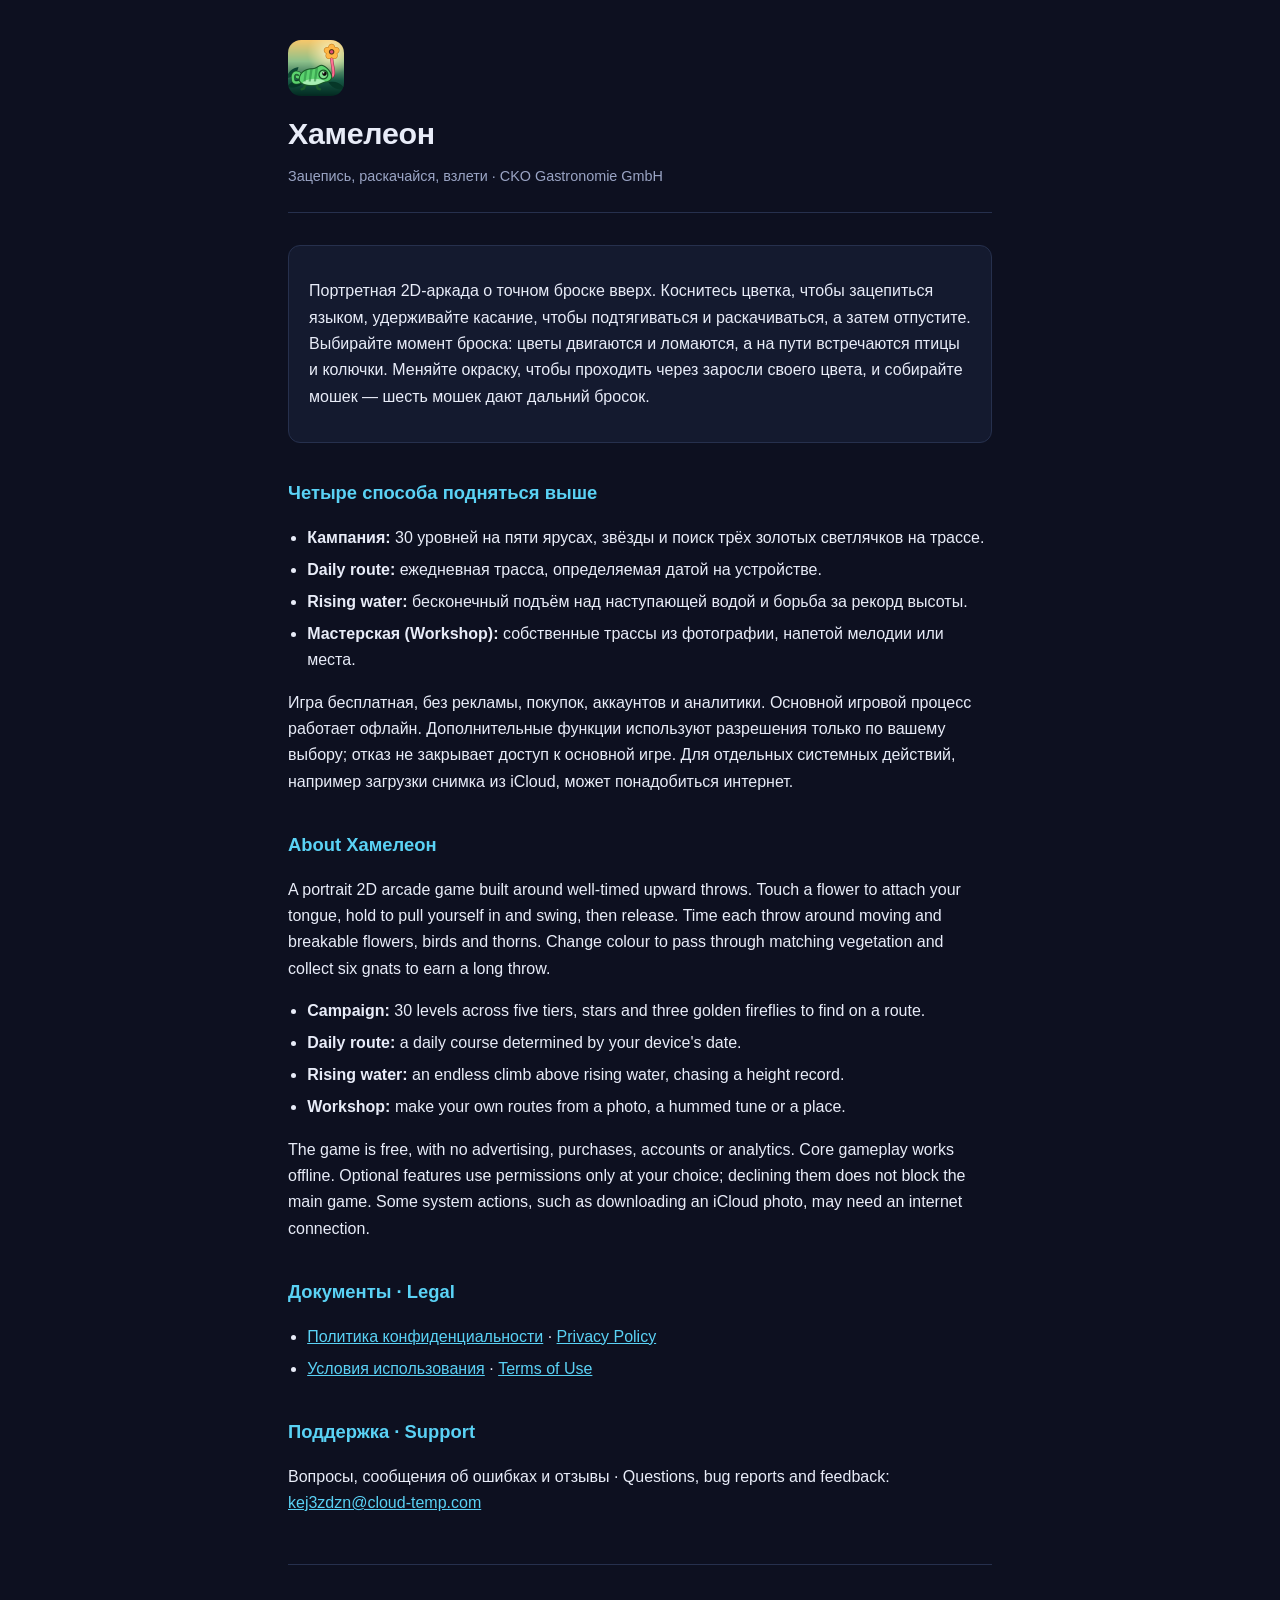
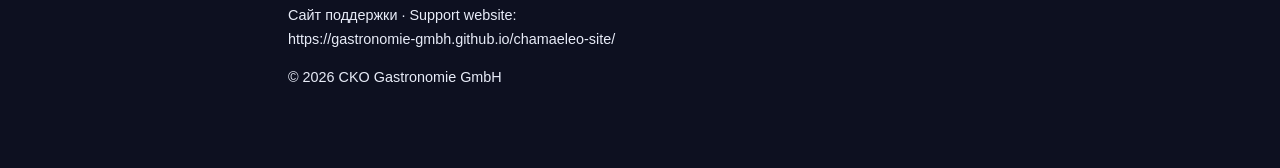
<file: index.html>
<!doctype html>
<html lang="ru">
<head>
<meta charset="utf-8">
<meta name="viewport" content="width=device-width, initial-scale=1">
<title>Хамелеон</title>
<link rel="icon" type="image/png" sizes="32x32" href="favicon.png">
<link rel="apple-touch-icon" sizes="180x180" href="apple-touch-icon.png">
<link rel="stylesheet" href="style.css">
</head>
<body>
<main>
<header>
  <a class="brand-icon" href="index.html" aria-label="Хамелеон"><img src="app-icon.png" width="56" height="56" alt="Хамелеон"></a>
  <h1>Хамелеон</h1>
  <p class="meta">Зацепись, раскачайся, взлети · CKO Gastronomie GmbH</p>
</header>

<div class="card">
  <p>Портретная 2D-аркада о точном броске вверх. Коснитесь цветка, чтобы зацепиться языком,
  удерживайте касание, чтобы подтягиваться и раскачиваться, а затем отпустите.
  Выбирайте момент броска: цветы двигаются и ломаются, а на пути встречаются птицы и колючки.
  Меняйте окраску, чтобы проходить через заросли своего цвета, и собирайте мошек — шесть мошек
  дают дальний бросок.</p>
</div>

<h2>Четыре способа подняться выше</h2>
<ul>
  <li><strong>Кампания:</strong> 30 уровней на пяти ярусах, звёзды и поиск трёх золотых светлячков на трассе.</li>
  <li><strong>Daily route:</strong> ежедневная трасса, определяемая датой на устройстве.</li>
  <li><strong>Rising water:</strong> бесконечный подъём над наступающей водой и борьба за рекорд высоты.</li>
  <li><strong>Мастерская (Workshop):</strong> собственные трассы из фотографии, напетой мелодии или места.</li>
</ul>
<p>Игра бесплатная, без рекламы, покупок, аккаунтов и аналитики. Основной игровой процесс работает
офлайн. Дополнительные функции используют разрешения только по вашему выбору; отказ не закрывает
доступ к основной игре. Для отдельных системных действий, например загрузки снимка из iCloud,
может понадобиться интернет.</p>

<section lang="en">
<h2>About Хамелеон</h2>
<p>A portrait 2D arcade game built around well-timed upward throws. Touch a flower to attach your
tongue, hold to pull yourself in and swing, then release. Time each throw around moving and
breakable flowers, birds and thorns. Change colour to pass through matching vegetation and collect
six gnats to earn a long throw.</p>
<ul>
  <li><strong>Campaign:</strong> 30 levels across five tiers, stars and three golden fireflies to find on a route.</li>
  <li><strong>Daily route:</strong> a daily course determined by your device's date.</li>
  <li><strong>Rising water:</strong> an endless climb above rising water, chasing a height record.</li>
  <li><strong>Workshop:</strong> make your own routes from a photo, a hummed tune or a place.</li>
</ul>
<p>The game is free, with no advertising, purchases, accounts or analytics. Core gameplay works
offline. Optional features use permissions only at your choice; declining them does not block the
main game. Some system actions, such as downloading an iCloud photo, may need an internet connection.</p>
</section>

<h2>Документы · Legal</h2>
<ul>
  <li><a href="privacy.html">Политика конфиденциальности</a> · <a href="privacy-en.html" lang="en">Privacy Policy</a></li>
  <li><a href="terms.html">Условия использования</a> · <a href="terms-en.html" lang="en">Terms of Use</a></li>
</ul>

<h2>Поддержка · Support</h2>
<p>Вопросы, сообщения об ошибках и отзывы · <span lang="en">Questions, bug reports and feedback:</span>
<a href="mailto:kej3zdzn@cloud-temp.com">kej3zdzn@cloud-temp.com</a></p>

<footer>
  <p>Сайт поддержки · <span lang="en">Support website:</span><br>
  https://gastronomie-gmbh.github.io/<wbr>chamaeleo-site/</p>
  <p>© 2026 CKO Gastronomie GmbH</p>
</footer>
</main>
</body>
</html>
</file>
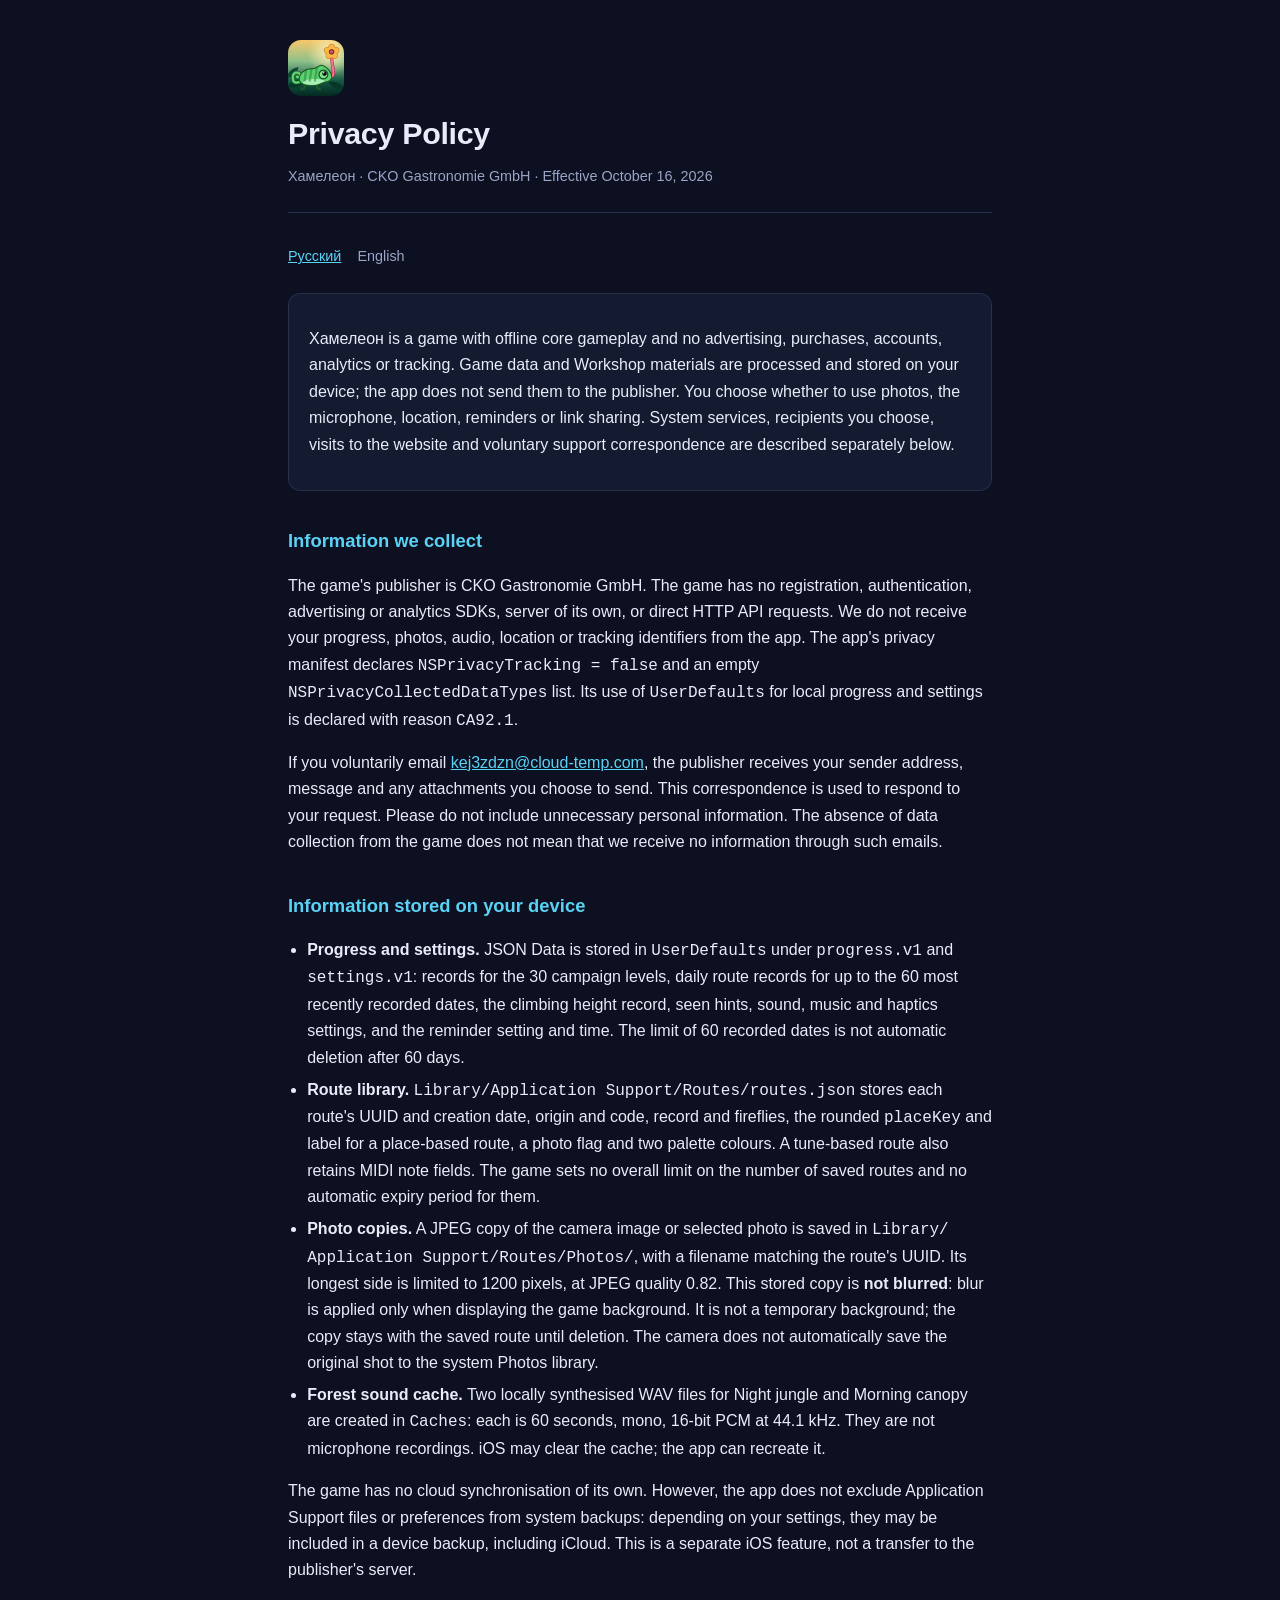
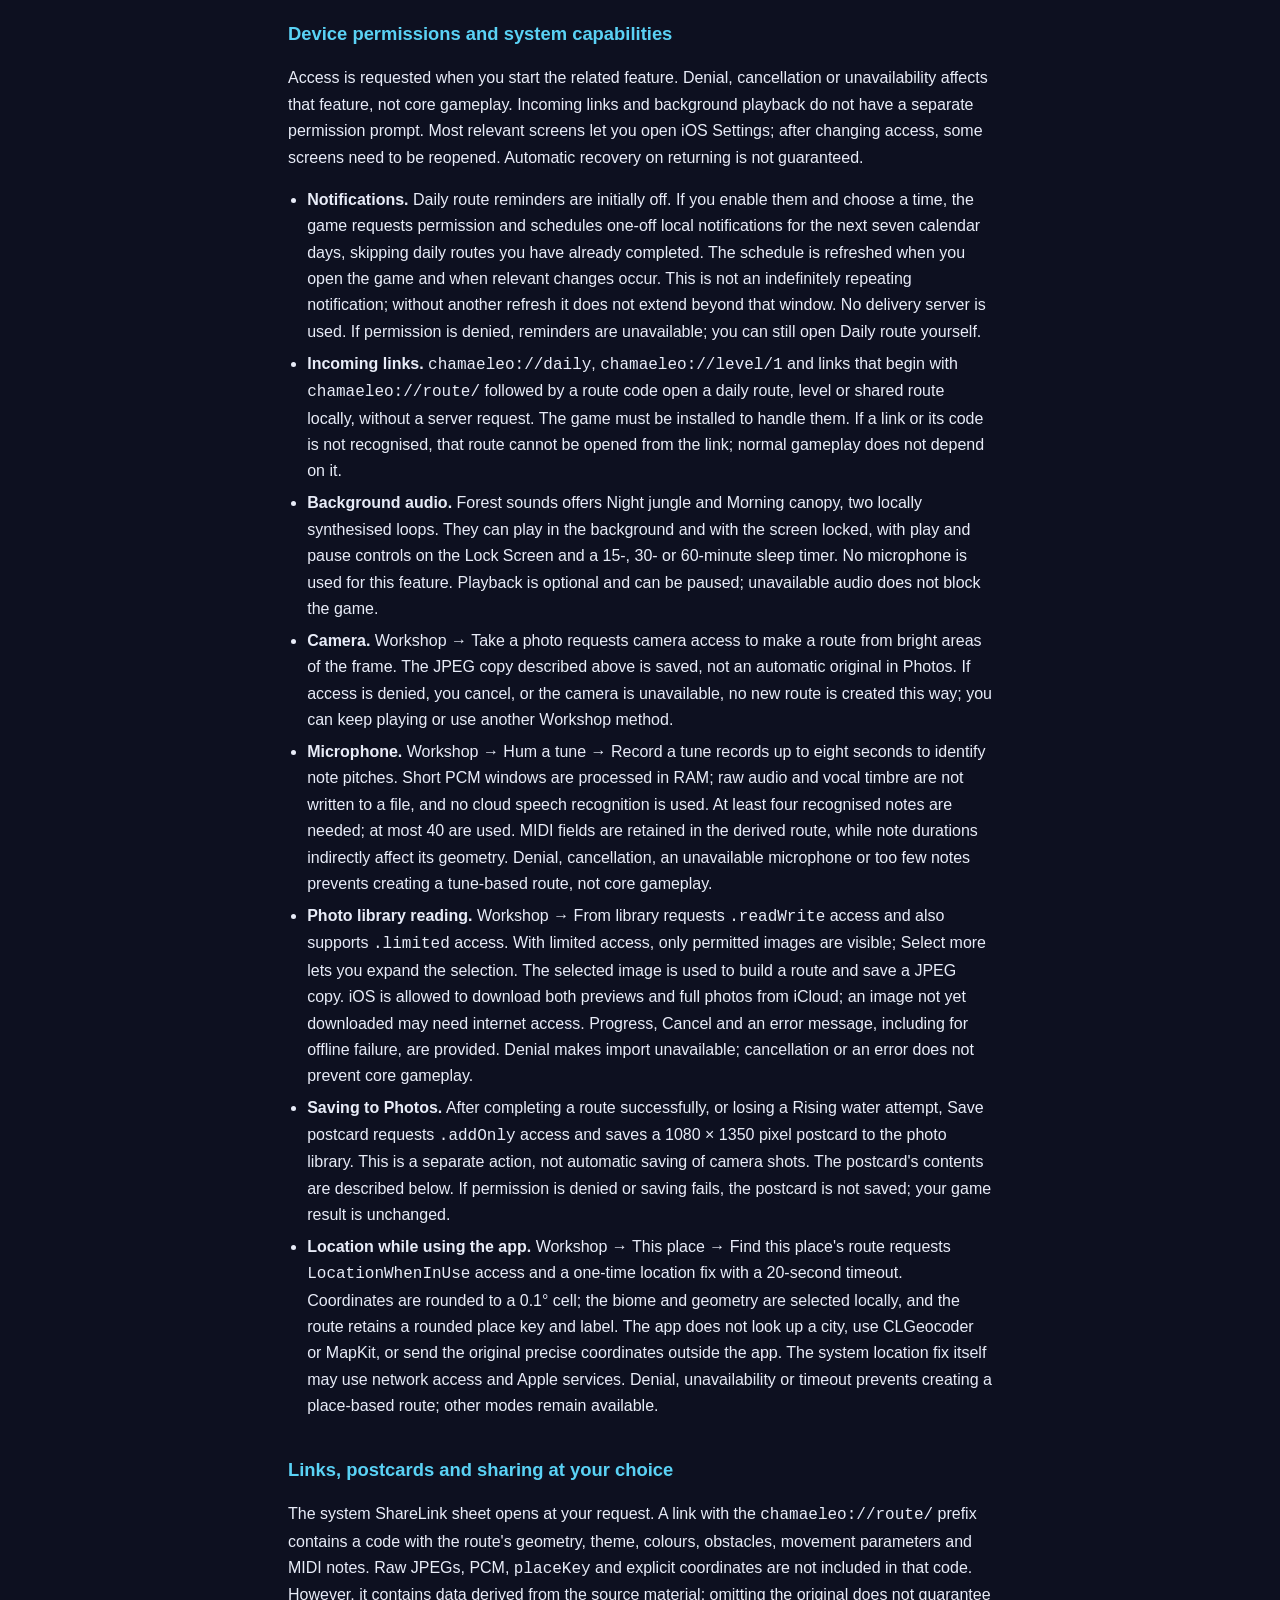
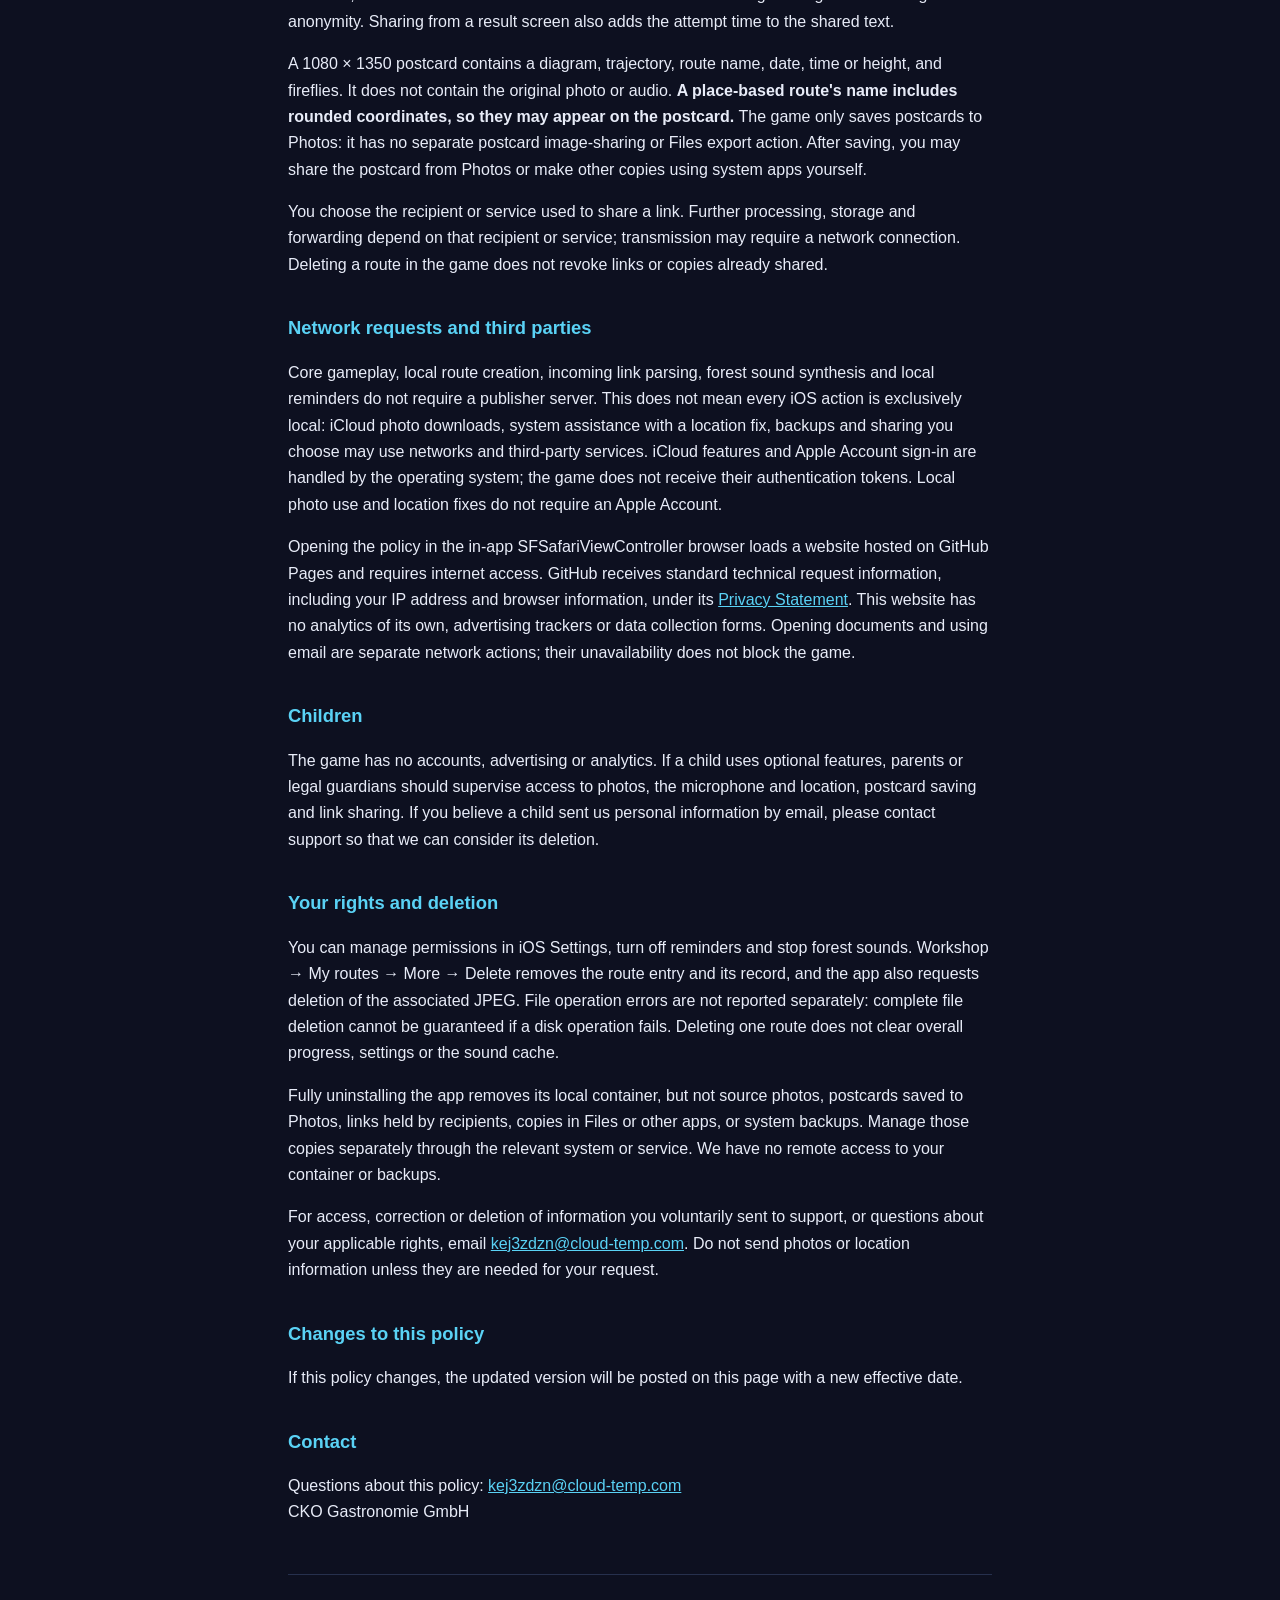
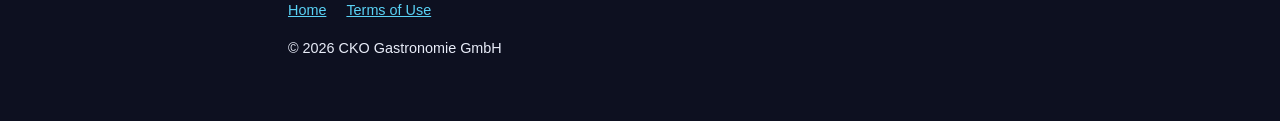
<file: privacy-en.html>
<!doctype html>
<html lang="en">
<head>
<meta charset="utf-8">
<meta name="viewport" content="width=device-width, initial-scale=1">
<title>Хамелеон — Privacy Policy</title>
<link rel="icon" type="image/png" sizes="32x32" href="favicon.png">
<link rel="apple-touch-icon" sizes="180x180" href="apple-touch-icon.png">
<link rel="stylesheet" href="style.css">
</head>
<body>
<main>
<header>
  <a class="brand-icon" href="index.html" aria-label="Хамелеон"><img src="app-icon.png" width="56" height="56" alt="Хамелеон"></a>
  <h1>Privacy Policy</h1>
  <p class="meta">Хамелеон · CKO Gastronomie GmbH · Effective October 16, 2026</p>
</header>

<p class="langnav"><a href="privacy.html" lang="ru" hreflang="ru">Русский</a><span class="current" lang="en">English</span></p>

<div class="card">
  <p>Хамелеон is a game with offline core gameplay and no advertising, purchases, accounts,
  analytics or tracking. Game data and Workshop materials are processed and stored on your
  device; the app does not send them to the publisher. You choose whether to use photos,
  the microphone, location, reminders or link sharing. System services, recipients you choose,
  visits to the website and voluntary support correspondence are described separately below.</p>
</div>

<h2 id="collection">Information we collect</h2>
<p>The game's publisher is CKO Gastronomie GmbH. The game has no registration, authentication,
advertising or analytics SDKs, server of its own, or direct HTTP API requests. We do not receive
your progress, photos, audio, location or tracking identifiers from the app. The app's privacy
manifest declares <code>NSPrivacyTracking = false</code> and an empty
<code>NSPrivacyCollectedDataTypes</code> list. Its use of <code>UserDefaults</code> for local
progress and settings is declared with reason <code>CA92.1</code>.</p>
<p>If you voluntarily email <a href="mailto:kej3zdzn@cloud-temp.com">kej3zdzn@cloud-temp.com</a>,
the publisher receives your sender address, message and any attachments you choose to send.
This correspondence is used to respond to your request. Please do not include unnecessary
personal information. The absence of data collection from the game does not mean that we
receive no information through such emails.</p>

<h2 id="storage">Information stored on your device</h2>
<ul>
  <li><strong>Progress and settings.</strong> JSON Data is stored in <code>UserDefaults</code>
  under <code>progress.v1</code> and <code>settings.v1</code>: records for the 30 campaign levels,
  daily route records for up to the 60 most recently recorded dates, the climbing height record,
  seen hints, sound, music and haptics settings, and the reminder setting and time. The limit
  of 60 recorded dates is not automatic deletion after 60 days.</li>
  <li><strong>Route library.</strong>
  <code>Library/<wbr>Application Support/<wbr>Routes/<wbr>routes.json</code> stores each route's
  UUID and creation date, origin and code, record and fireflies, the rounded
  <code>placeKey</code> and label for a place-based route, a photo flag and two palette
  colours. A tune-based route also retains MIDI note fields. The game sets no overall limit
  on the number of saved routes and no automatic expiry period for them.</li>
  <li><strong>Photo copies.</strong> A JPEG copy of the camera image or selected photo is saved
  in <code>Library/<wbr>Application Support/<wbr>Routes/<wbr>Photos/</code>, with a filename
  matching the route's UUID. Its longest side is limited to 1200 pixels, at JPEG quality 0.82.
  This stored copy is <strong>not blurred</strong>: blur is applied only when displaying the
  game background. It is not a temporary background; the copy stays with the saved route until
  deletion. The camera does not automatically save the original shot to the system Photos library.</li>
  <li><strong>Forest sound cache.</strong> Two locally synthesised WAV files for Night jungle
  and Morning canopy are created in <code>Caches</code>: each is 60 seconds, mono, 16-bit PCM
  at 44.1 kHz. They are not microphone recordings. iOS may clear the cache; the app can recreate it.</li>
</ul>
<p>The game has no cloud synchronisation of its own. However, the app does not exclude Application
Support files or preferences from system backups: depending on your settings, they may be included
in a device backup, including iCloud. This is a separate iOS feature, not a transfer to the publisher's server.</p>

<h2 id="permissions">Device permissions and system capabilities</h2>
<p>Access is requested when you start the related feature. Denial, cancellation or unavailability
affects that feature, not core gameplay. Incoming links and background playback do not have a
separate permission prompt. Most relevant screens let you open iOS Settings; after changing
access, some screens need to be reopened. Automatic recovery on returning is not guaranteed.</p>
<ul>
  <li><strong>Notifications.</strong> Daily route reminders are initially off. If you enable
  them and choose a time, the game requests permission and schedules one-off local notifications
  for the next seven calendar days, skipping daily routes you have already completed. The
  schedule is refreshed when you open the game and when relevant changes occur. This is not
  an indefinitely repeating notification; without another refresh it does not extend beyond
  that window. No delivery server is used. If permission is denied, reminders are unavailable;
  you can still open Daily route yourself.</li>
  <li><strong>Incoming links.</strong> <code>chamaeleo://daily</code>,
  <code>chamaeleo://level/1</code> and links that begin with <code>chamaeleo://route/</code>
  followed by a route code open a daily route, level or shared route locally, without a server
  request. The game must be installed to handle them. If a link or its code is not recognised,
  that route cannot be opened from the link; normal gameplay does not depend on it.</li>
  <li><strong>Background audio.</strong> Forest sounds offers Night jungle and Morning canopy,
  two locally synthesised loops. They can play in the background and with the screen locked,
  with play and pause controls on the Lock Screen and a 15-, 30- or 60-minute sleep timer.
  No microphone is used for this feature. Playback is optional and can be paused; unavailable
  audio does not block the game.</li>
  <li><strong>Camera.</strong> Workshop → Take a photo requests camera access to make a route
  from bright areas of the frame. The JPEG copy described above is saved, not an automatic
  original in Photos. If access is denied, you cancel, or the camera is unavailable, no new
  route is created this way; you can keep playing or use another Workshop method.</li>
  <li><strong>Microphone.</strong> Workshop → Hum a tune → Record a tune records up to eight
  seconds to identify note pitches. Short PCM windows are processed in RAM; raw audio and
  vocal timbre are not written to a file, and no cloud speech recognition is used. At least
  four recognised notes are needed; at most 40 are used. MIDI fields are retained in the
  derived route, while note durations indirectly affect its geometry. Denial, cancellation,
  an unavailable microphone or too few notes prevents creating a tune-based route, not core gameplay.</li>
  <li><strong>Photo library reading.</strong> Workshop → From library requests
  <code>.readWrite</code> access and also supports <code>.limited</code> access. With limited
  access, only permitted images are visible; Select more lets you expand the selection.
  The selected image is used to build a route and save a JPEG copy. iOS is allowed to download
  both previews and full photos from iCloud; an image not yet downloaded may need internet
  access. Progress, Cancel and an error message, including for offline failure, are provided.
  Denial makes import unavailable; cancellation or an error does not prevent core gameplay.</li>
  <li><strong>Saving to Photos.</strong> After completing a route successfully, or losing a
  Rising water attempt, Save postcard requests <code>.addOnly</code> access and saves a
  1080 × 1350 pixel postcard to the photo library. This is a separate action, not automatic
  saving of camera shots. The postcard's contents are described below. If permission is denied
  or saving fails, the postcard is not saved; your game result is unchanged.</li>
  <li><strong>Location while using the app.</strong> Workshop → This place →
  Find this place's route requests <code>LocationWhenInUse</code> access and a one-time location
  fix with a 20-second timeout. Coordinates are rounded to a 0.1° cell; the biome and geometry
  are selected locally, and the route retains a rounded place key and label. The app does not
  look up a city, use CLGeocoder or MapKit, or send the original precise coordinates outside
  the app. The system location fix itself may use network access and Apple services. Denial,
  unavailability or timeout prevents creating a place-based route; other modes remain available.</li>
</ul>

<h2 id="sharing">Links, postcards and sharing at your choice</h2>
<p>The system ShareLink sheet opens at your request. A link with the <code>chamaeleo://route/</code>
prefix contains a code with the route's geometry, theme, colours, obstacles, movement parameters
and MIDI notes. Raw JPEGs, PCM, <code>placeKey</code> and explicit coordinates are not
included in that code. However, it contains data derived from the source material: omitting the
original does not guarantee anonymity. Sharing from a result screen also adds the attempt time
to the shared text.</p>
<p>A 1080 × 1350 postcard contains a diagram, trajectory, route name, date, time or height, and
fireflies. It does not contain the original photo or audio. <strong>A place-based route's name
includes rounded coordinates, so they may appear on the postcard.</strong> The game only saves
postcards to Photos: it has no separate postcard image-sharing or Files export action. After
saving, you may share the postcard from Photos or make other copies using system apps yourself.</p>
<p>You choose the recipient or service used to share a link. Further processing, storage and
forwarding depend on that recipient or service; transmission may require a network connection.
Deleting a route in the game does not revoke links or copies already shared.</p>

<h2 id="network">Network requests and third parties</h2>
<p>Core gameplay, local route creation, incoming link parsing, forest sound synthesis and local
reminders do not require a publisher server. This does not mean every iOS action is exclusively
local: iCloud photo downloads, system assistance with a location fix, backups and sharing you
choose may use networks and third-party services. iCloud features and Apple Account sign-in are
handled by the operating system; the game does not receive their authentication tokens. Local
photo use and location fixes do not require an Apple Account.</p>
<p>Opening the policy in the in-app SFSafariViewController browser loads a website hosted on
GitHub Pages and requires internet access. GitHub receives standard technical request information,
including your IP address and browser information, under its
<a href="https://docs.github.com/en/site-policy/privacy-policies/github-general-privacy-statement">Privacy Statement</a>.
This website has no analytics of its own, advertising trackers or data collection forms. Opening
documents and using email are separate network actions; their unavailability does not block the game.</p>

<h2 id="children">Children</h2>
<p>The game has no accounts, advertising or analytics. If a child uses optional features,
parents or legal guardians should supervise access to photos, the microphone and location,
postcard saving and link sharing. If you believe a child sent us personal information by email,
please contact support so that we can consider its deletion.</p>

<h2 id="rights">Your rights and deletion</h2>
<p>You can manage permissions in iOS Settings, turn off reminders and stop forest sounds.
Workshop → My routes → More → Delete removes the route entry and its record, and the app also
requests deletion of the associated JPEG. File operation errors are not reported separately:
complete file deletion cannot be guaranteed if a disk operation fails. Deleting one route does
not clear overall progress, settings or the sound cache.</p>
<p>Fully uninstalling the app removes its local container, but not source photos, postcards saved
to Photos, links held by recipients, copies in Files or other apps, or system backups. Manage
those copies separately through the relevant system or service. We have no remote access to
your container or backups.</p>
<p>For access, correction or deletion of information you voluntarily sent to support, or questions
about your applicable rights, email
<a href="mailto:kej3zdzn@cloud-temp.com">kej3zdzn@cloud-temp.com</a>. Do not send photos or
location information unless they are needed for your request.</p>

<h2 id="changes">Changes to this policy</h2>
<p>If this policy changes, the updated version will be posted on this page with a new
effective date.</p>

<h2 id="contact">Contact</h2>
<p>Questions about this policy: <a href="mailto:kej3zdzn@cloud-temp.com">kej3zdzn@cloud-temp.com</a><br>
CKO Gastronomie GmbH</p>

<footer>
  <nav><a href="index.html">Home</a><a href="terms-en.html">Terms of Use</a></nav>
  <p>© 2026 CKO Gastronomie GmbH</p>
</footer>
</main>
</body>
</html>
</file>
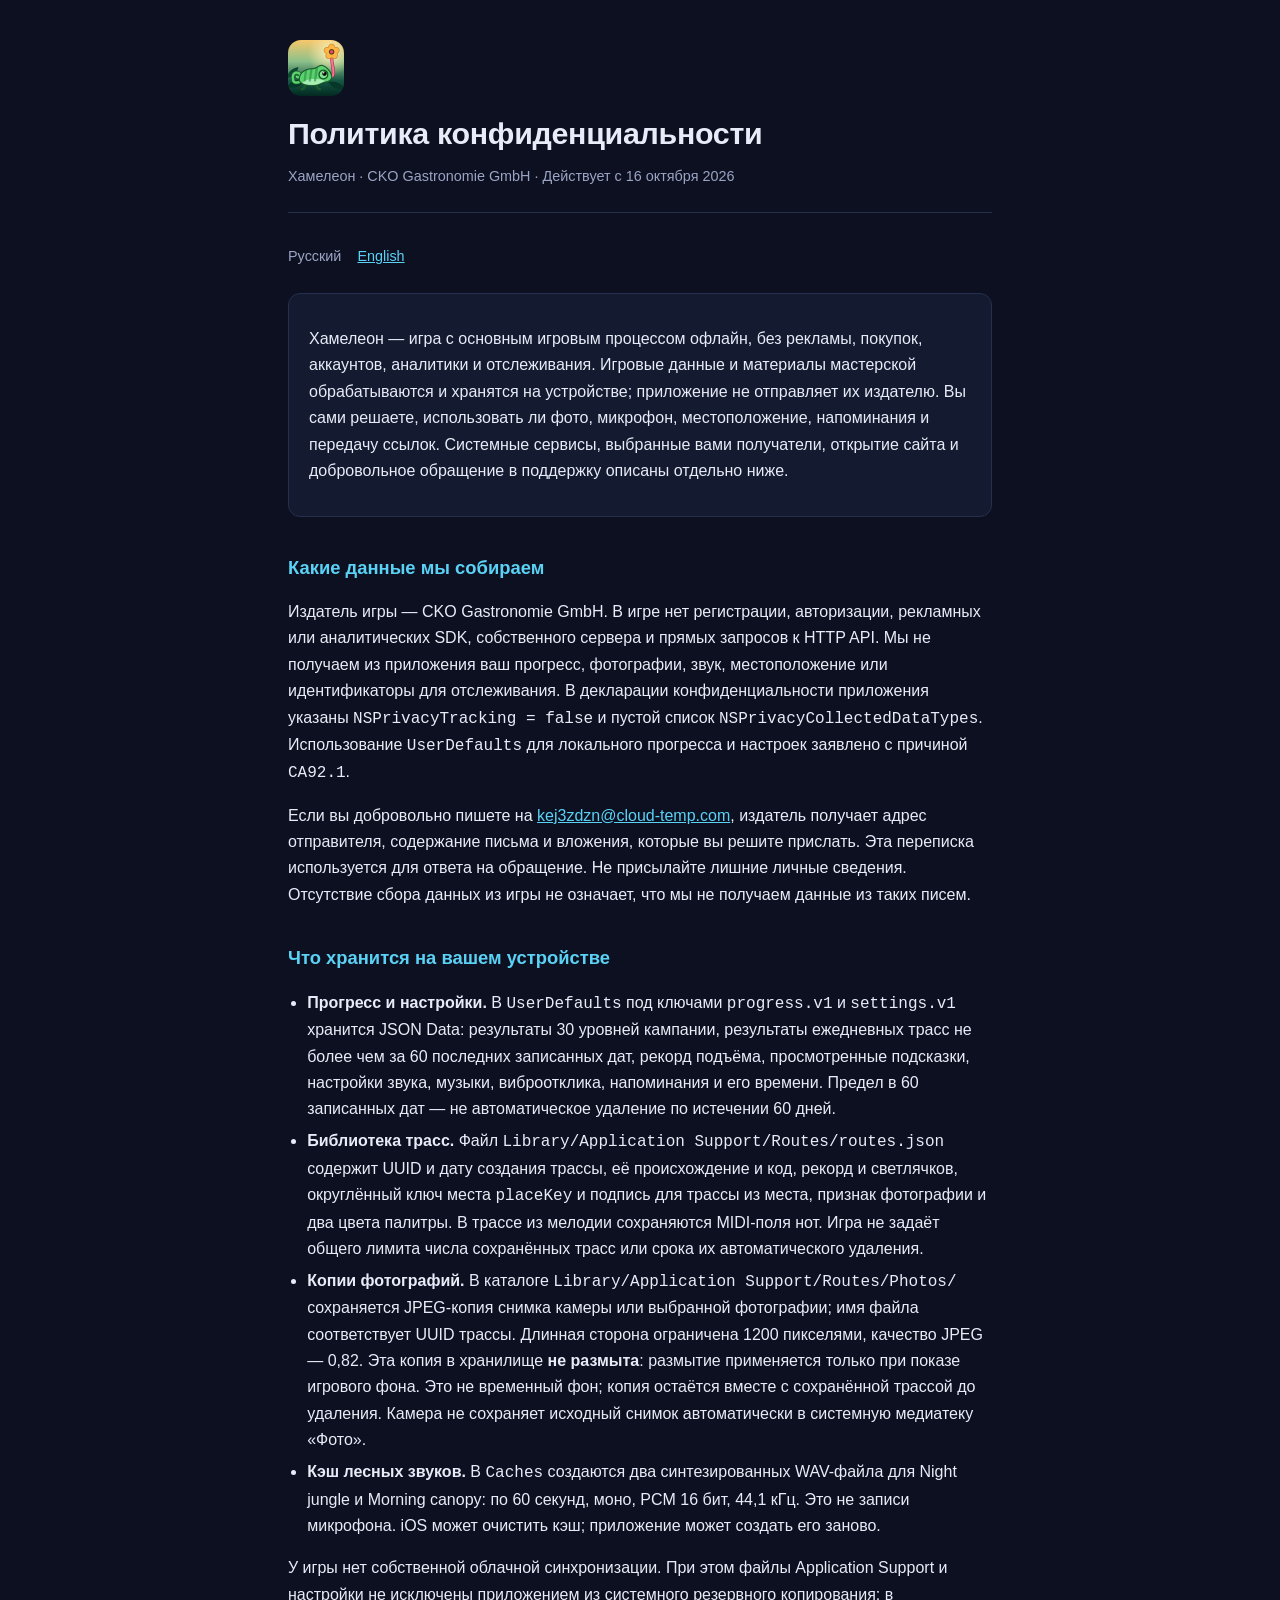
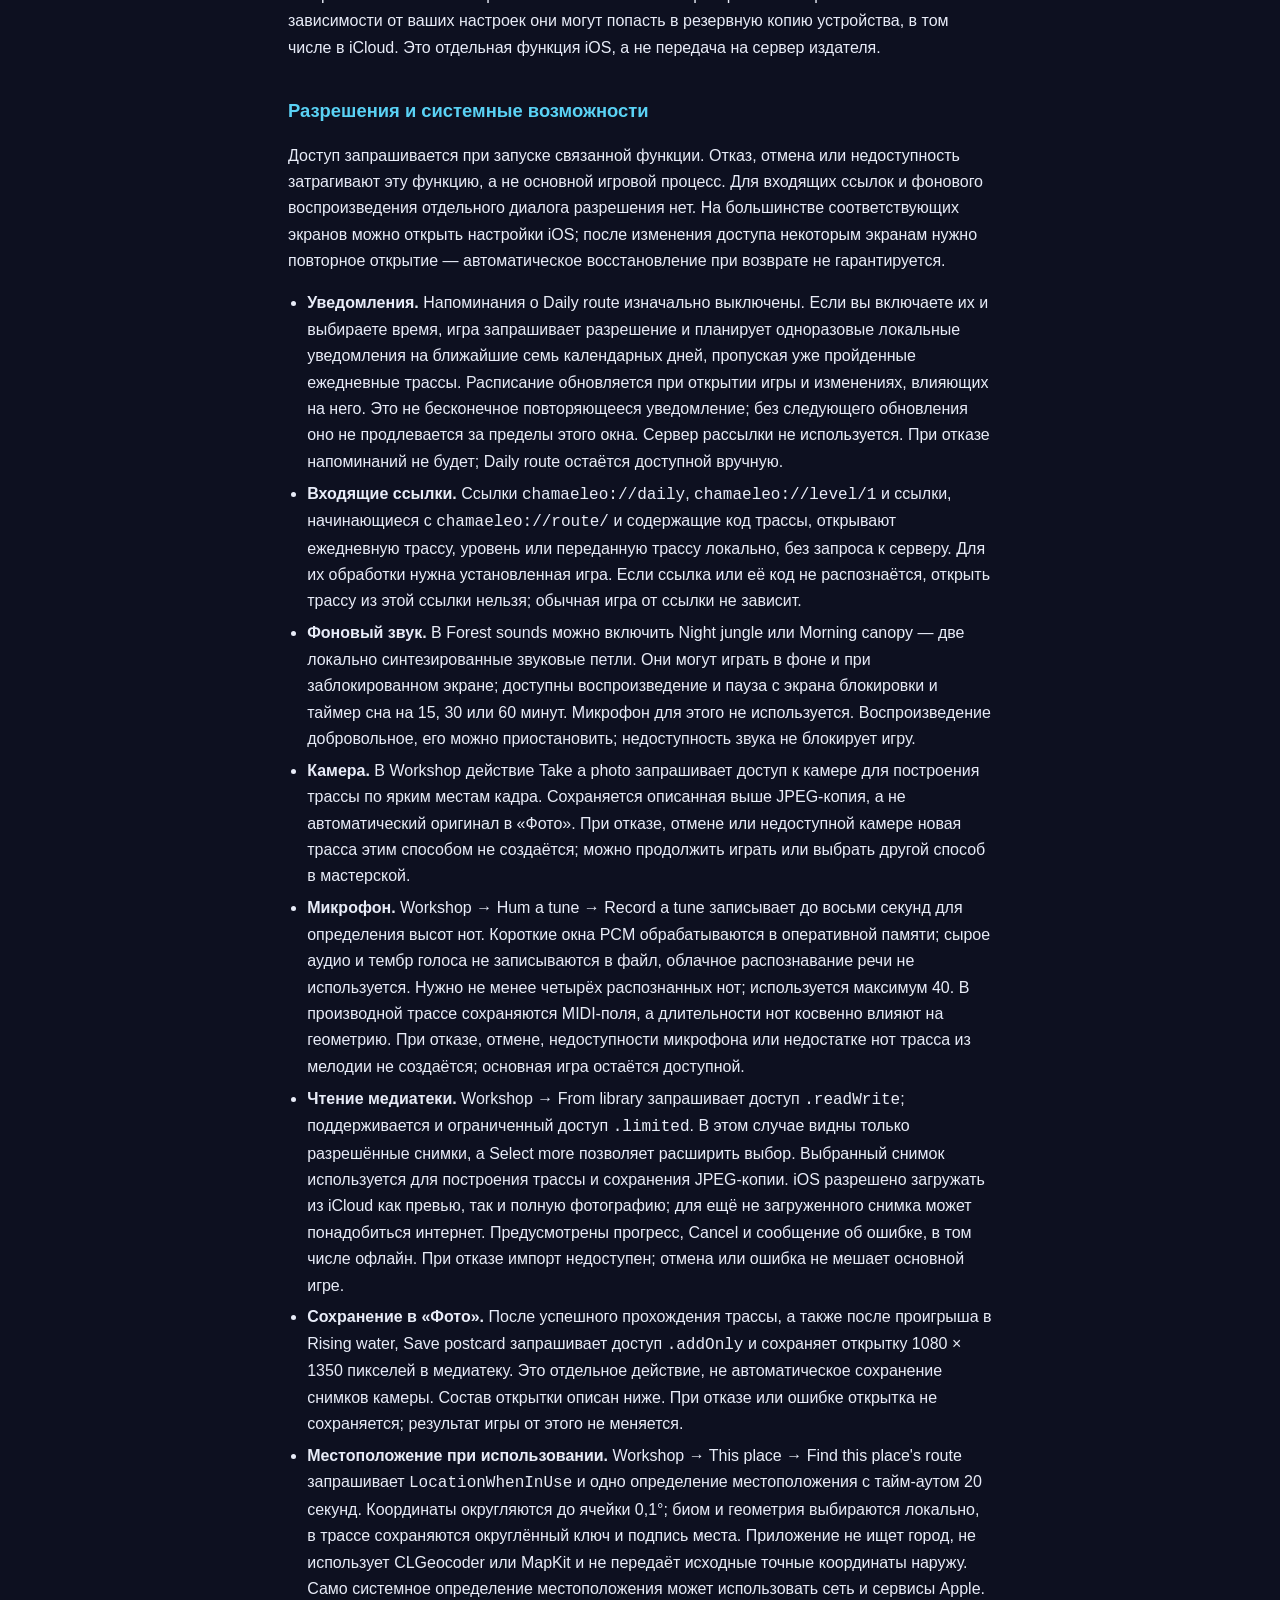
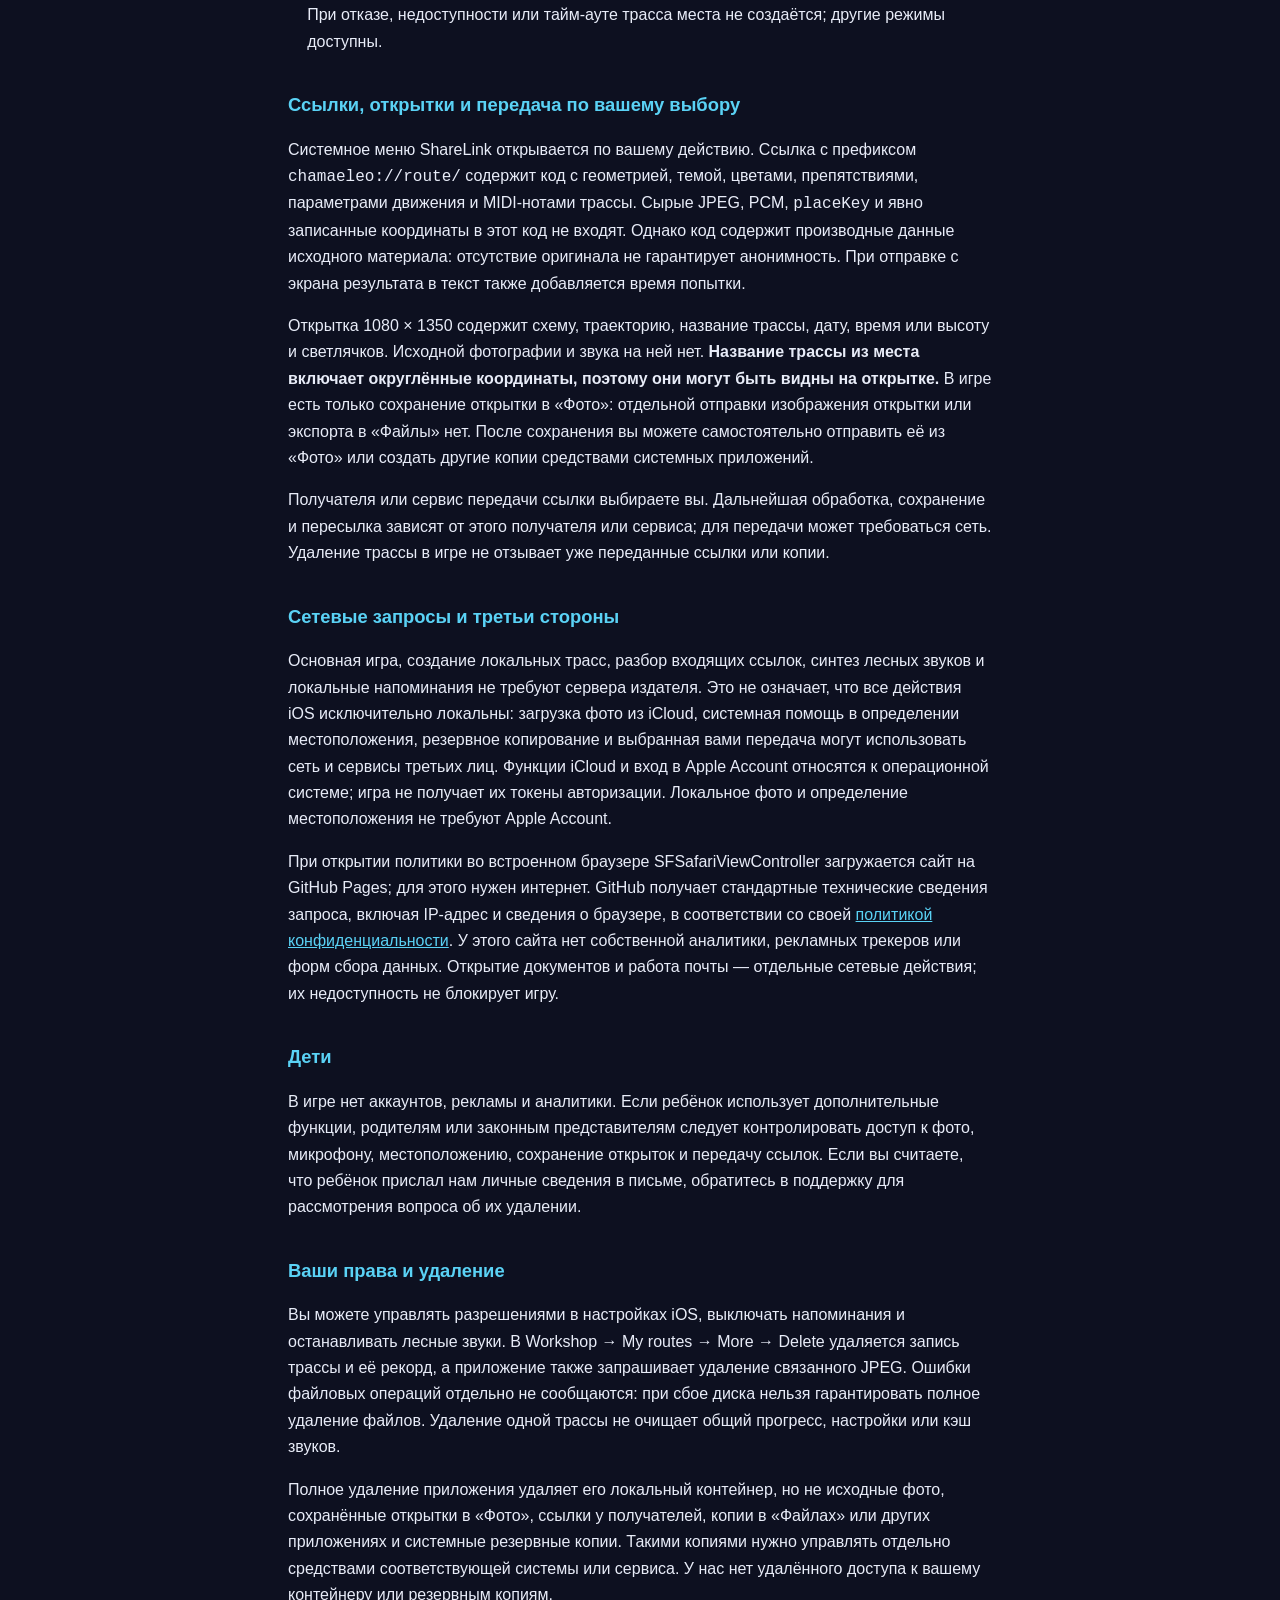
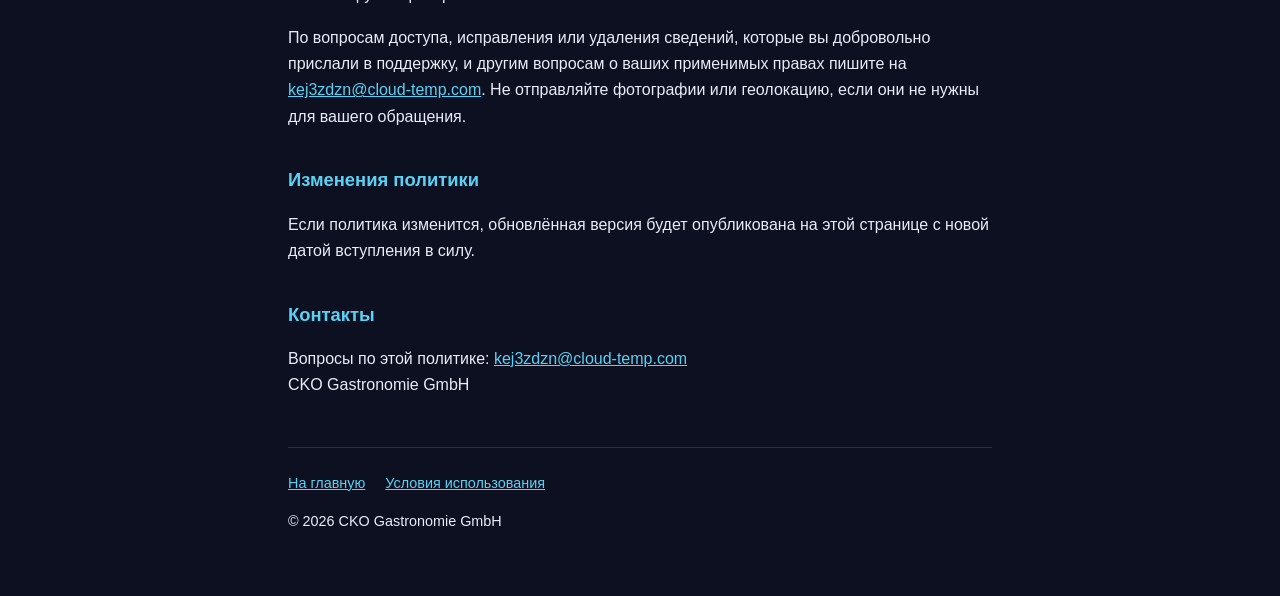
<file: privacy.html>
<!doctype html>
<html lang="ru">
<head>
<meta charset="utf-8">
<meta name="viewport" content="width=device-width, initial-scale=1">
<title>Хамелеон — Политика конфиденциальности</title>
<link rel="icon" type="image/png" sizes="32x32" href="favicon.png">
<link rel="apple-touch-icon" sizes="180x180" href="apple-touch-icon.png">
<link rel="stylesheet" href="style.css">
</head>
<body>
<main>
<header>
  <a class="brand-icon" href="index.html" aria-label="Хамелеон"><img src="app-icon.png" width="56" height="56" alt="Хамелеон"></a>
  <h1>Политика конфиденциальности</h1>
  <p class="meta">Хамелеон · CKO Gastronomie GmbH · Действует с 16 октября 2026</p>
</header>

<p class="langnav"><span class="current" lang="ru">Русский</span><a href="privacy-en.html" lang="en" hreflang="en">English</a></p>

<div class="card">
  <p>Хамелеон — игра с основным игровым процессом офлайн, без рекламы, покупок, аккаунтов,
  аналитики и отслеживания. Игровые данные и материалы мастерской обрабатываются и хранятся
  на устройстве; приложение не отправляет их издателю. Вы сами решаете, использовать ли фото,
  микрофон, местоположение, напоминания и передачу ссылок. Системные сервисы, выбранные вами
  получатели, открытие сайта и добровольное обращение в поддержку описаны отдельно ниже.</p>
</div>

<h2 id="collection">Какие данные мы собираем</h2>
<p>Издатель игры — CKO Gastronomie GmbH. В игре нет регистрации, авторизации, рекламных или
аналитических SDK, собственного сервера и прямых запросов к HTTP API. Мы не получаем из приложения
ваш прогресс, фотографии, звук, местоположение или идентификаторы для отслеживания. В декларации
конфиденциальности приложения указаны <code>NSPrivacyTracking = false</code> и пустой список
<code>NSPrivacyCollectedDataTypes</code>. Использование <code>UserDefaults</code> для локального
прогресса и настроек заявлено с причиной <code>CA92.1</code>.</p>
<p>Если вы добровольно пишете на <a href="mailto:kej3zdzn@cloud-temp.com">kej3zdzn@cloud-temp.com</a>,
издатель получает адрес отправителя, содержание письма и вложения, которые вы решите прислать.
Эта переписка используется для ответа на обращение. Не присылайте лишние личные сведения.
Отсутствие сбора данных из игры не означает, что мы не получаем данные из таких писем.</p>

<h2 id="storage">Что хранится на вашем устройстве</h2>
<ul>
  <li><strong>Прогресс и настройки.</strong> В <code>UserDefaults</code> под ключами
  <code>progress.v1</code> и <code>settings.v1</code> хранится JSON Data: результаты 30 уровней
  кампании, результаты ежедневных трасс не более чем за 60 последних записанных дат, рекорд
  подъёма, просмотренные подсказки, настройки звука, музыки, виброотклика, напоминания и его
  времени. Предел в 60 записанных дат — не автоматическое удаление по истечении 60 дней.</li>
  <li><strong>Библиотека трасс.</strong> Файл
  <code>Library/<wbr>Application Support/<wbr>Routes/<wbr>routes.json</code> содержит UUID и дату
  создания трассы, её происхождение и код, рекорд и светлячков, округлённый ключ места
  <code>placeKey</code> и подпись для трассы из места, признак фотографии и два цвета
  палитры. В трассе из мелодии сохраняются MIDI-поля нот. Игра не задаёт общего лимита числа
  сохранённых трасс или срока их автоматического удаления.</li>
  <li><strong>Копии фотографий.</strong> В каталоге
  <code>Library/<wbr>Application Support/<wbr>Routes/<wbr>Photos/</code> сохраняется JPEG-копия
  снимка камеры или выбранной фотографии; имя файла соответствует UUID трассы. Длинная сторона
  ограничена 1200 пикселями, качество JPEG — 0,82. Эта копия в хранилище <strong>не размыта</strong>:
  размытие применяется только при показе игрового фона. Это не временный фон; копия остаётся
  вместе с сохранённой трассой до удаления. Камера не сохраняет исходный снимок автоматически
  в системную медиатеку «Фото».</li>
  <li><strong>Кэш лесных звуков.</strong> В <code>Caches</code> создаются два синтезированных
  WAV-файла для Night jungle и Morning canopy: по 60 секунд, моно, PCM 16 бит, 44,1 кГц.
  Это не записи микрофона. iOS может очистить кэш; приложение может создать его заново.</li>
</ul>
<p>У игры нет собственной облачной синхронизации. При этом файлы Application Support и настройки
не исключены приложением из системного резервного копирования: в зависимости от ваших настроек
они могут попасть в резервную копию устройства, в том числе в iCloud. Это отдельная функция iOS,
а не передача на сервер издателя.</p>

<h2 id="permissions">Разрешения и системные возможности</h2>
<p>Доступ запрашивается при запуске связанной функции. Отказ, отмена или недоступность затрагивают
эту функцию, а не основной игровой процесс. Для входящих ссылок и фонового воспроизведения
отдельного диалога разрешения нет. На большинстве соответствующих экранов можно открыть настройки
iOS; после изменения доступа некоторым экранам нужно повторное открытие — автоматическое
восстановление при возврате не гарантируется.</p>
<ul>
  <li><strong>Уведомления.</strong> Напоминания о Daily route изначально выключены. Если вы
  включаете их и выбираете время, игра запрашивает разрешение и планирует одноразовые локальные
  уведомления на ближайшие семь календарных дней, пропуская уже пройденные ежедневные трассы.
  Расписание обновляется при открытии игры и изменениях, влияющих на него. Это не бесконечное
  повторяющееся уведомление; без следующего обновления оно не продлевается за пределы этого
  окна. Сервер рассылки не используется. При отказе напоминаний не будет; Daily route остаётся
  доступной вручную.</li>
  <li><strong>Входящие ссылки.</strong> Ссылки <code>chamaeleo://daily</code>,
  <code>chamaeleo://level/1</code> и ссылки, начинающиеся с <code>chamaeleo://route/</code>
  и содержащие код трассы, открывают ежедневную трассу, уровень или переданную трассу локально,
  без запроса к серверу. Для их обработки нужна установленная игра. Если ссылка или её код
  не распознаётся, открыть трассу из этой ссылки нельзя; обычная игра от ссылки не зависит.</li>
  <li><strong>Фоновый звук.</strong> В Forest sounds можно включить Night jungle или
  Morning canopy — две локально синтезированные звуковые петли. Они могут играть в фоне и
  при заблокированном экране; доступны воспроизведение и пауза с экрана блокировки и таймер сна
  на 15, 30 или 60 минут. Микрофон для этого не используется. Воспроизведение добровольное,
  его можно приостановить; недоступность звука не блокирует игру.</li>
  <li><strong>Камера.</strong> В Workshop действие Take a photo запрашивает доступ к камере
  для построения трассы по ярким местам кадра. Сохраняется описанная выше JPEG-копия,
  а не автоматический оригинал в «Фото». При отказе, отмене или недоступной камере новая трасса
  этим способом не создаётся; можно продолжить играть или выбрать другой способ в мастерской.</li>
  <li><strong>Микрофон.</strong> Workshop → Hum a tune → Record a tune записывает до восьми
  секунд для определения высот нот. Короткие окна PCM обрабатываются в оперативной памяти;
  сырое аудио и тембр голоса не записываются в файл, облачное распознавание речи не используется.
  Нужно не менее четырёх распознанных нот; используется максимум 40. В производной трассе
  сохраняются MIDI-поля, а длительности нот косвенно влияют на геометрию. При отказе, отмене,
  недоступности микрофона или недостатке нот трасса из мелодии не создаётся; основная игра
  остаётся доступной.</li>
  <li><strong>Чтение медиатеки.</strong> Workshop → From library запрашивает доступ
  <code>.readWrite</code>; поддерживается и ограниченный доступ <code>.limited</code>.
  В этом случае видны только разрешённые снимки, а Select more позволяет расширить выбор.
  Выбранный снимок используется для построения трассы и сохранения JPEG-копии. iOS разрешено
  загружать из iCloud как превью, так и полную фотографию; для ещё не загруженного снимка
  может понадобиться интернет. Предусмотрены прогресс, Cancel и сообщение об ошибке, в том
  числе офлайн. При отказе импорт недоступен; отмена или ошибка не мешает основной игре.</li>
  <li><strong>Сохранение в «Фото».</strong> После успешного прохождения трассы, а также после
  проигрыша в Rising water, Save postcard запрашивает доступ <code>.addOnly</code> и сохраняет
  открытку 1080 × 1350 пикселей в медиатеку. Это отдельное действие, не автоматическое
  сохранение снимков камеры. Состав открытки описан ниже. При отказе или ошибке открытка
  не сохраняется; результат игры от этого не меняется.</li>
  <li><strong>Местоположение при использовании.</strong> Workshop → This place →
  Find this place's route запрашивает <code>LocationWhenInUse</code> и одно определение
  местоположения с тайм-аутом 20 секунд. Координаты округляются до ячейки 0,1°; биом и геометрия
  выбираются локально, в трассе сохраняются округлённый ключ и подпись места. Приложение
  не ищет город, не использует CLGeocoder или MapKit и не передаёт исходные точные координаты
  наружу. Само системное определение местоположения может использовать сеть и сервисы Apple.
  При отказе, недоступности или тайм-ауте трасса места не создаётся; другие режимы доступны.</li>
</ul>

<h2 id="sharing">Ссылки, открытки и передача по вашему выбору</h2>
<p>Системное меню ShareLink открывается по вашему действию. Ссылка с префиксом
<code>chamaeleo://route/</code> содержит код с геометрией, темой, цветами, препятствиями,
параметрами движения и MIDI-нотами трассы. Сырые JPEG, PCM, <code>placeKey</code> и явно
записанные координаты в этот код не входят. Однако код содержит производные данные исходного
материала: отсутствие оригинала не гарантирует анонимность. При отправке с экрана результата
в текст также добавляется время попытки.</p>
<p>Открытка 1080 × 1350 содержит схему, траекторию, название трассы, дату, время или высоту и
светлячков. Исходной фотографии и звука на ней нет. <strong>Название трассы из места включает
округлённые координаты, поэтому они могут быть видны на открытке.</strong> В игре есть только
сохранение открытки в «Фото»: отдельной отправки изображения открытки или экспорта в «Файлы» нет.
После сохранения вы можете самостоятельно отправить её из «Фото» или создать другие копии
средствами системных приложений.</p>
<p>Получателя или сервис передачи ссылки выбираете вы. Дальнейшая обработка, сохранение и
пересылка зависят от этого получателя или сервиса; для передачи может требоваться сеть.
Удаление трассы в игре не отзывает уже переданные ссылки или копии.</p>

<h2 id="network">Сетевые запросы и третьи стороны</h2>
<p>Основная игра, создание локальных трасс, разбор входящих ссылок, синтез лесных звуков и
локальные напоминания не требуют сервера издателя. Это не означает, что все действия iOS
исключительно локальны: загрузка фото из iCloud, системная помощь в определении местоположения,
резервное копирование и выбранная вами передача могут использовать сеть и сервисы третьих лиц.
Функции iCloud и вход в Apple Account относятся к операционной системе; игра не получает их
токены авторизации. Локальное фото и определение местоположения не требуют Apple Account.</p>
<p>При открытии политики во встроенном браузере SFSafariViewController загружается сайт на
GitHub Pages; для этого нужен интернет. GitHub получает стандартные технические сведения
запроса, включая IP-адрес и сведения о браузере, в соответствии со своей
<a href="https://docs.github.com/en/site-policy/privacy-policies/github-general-privacy-statement">политикой конфиденциальности</a>.
У этого сайта нет собственной аналитики, рекламных трекеров или форм сбора данных. Открытие
документов и работа почты — отдельные сетевые действия; их недоступность не блокирует игру.</p>

<h2 id="children">Дети</h2>
<p>В игре нет аккаунтов, рекламы и аналитики. Если ребёнок использует дополнительные функции,
родителям или законным представителям следует контролировать доступ к фото, микрофону,
местоположению, сохранение открыток и передачу ссылок. Если вы считаете, что ребёнок прислал
нам личные сведения в письме, обратитесь в поддержку для рассмотрения вопроса об их удалении.</p>

<h2 id="rights">Ваши права и удаление</h2>
<p>Вы можете управлять разрешениями в настройках iOS, выключать напоминания и останавливать
лесные звуки. В Workshop → My routes → More → Delete удаляется запись трассы и её рекорд,
а приложение также запрашивает удаление связанного JPEG. Ошибки файловых операций отдельно
не сообщаются: при сбое диска нельзя гарантировать полное удаление файлов. Удаление одной
трассы не очищает общий прогресс, настройки или кэш звуков.</p>
<p>Полное удаление приложения удаляет его локальный контейнер, но не исходные фото, сохранённые
открытки в «Фото», ссылки у получателей, копии в «Файлах» или других приложениях и системные
резервные копии. Такими копиями нужно управлять отдельно средствами соответствующей системы
или сервиса. У нас нет удалённого доступа к вашему контейнеру или резервным копиям.</p>
<p>По вопросам доступа, исправления или удаления сведений, которые вы добровольно прислали
в поддержку, и другим вопросам о ваших применимых правах пишите на
<a href="mailto:kej3zdzn@cloud-temp.com">kej3zdzn@cloud-temp.com</a>. Не отправляйте фотографии
или геолокацию, если они не нужны для вашего обращения.</p>

<h2 id="changes">Изменения политики</h2>
<p>Если политика изменится, обновлённая версия будет опубликована на этой странице
с новой датой вступления в силу.</p>

<h2 id="contact">Контакты</h2>
<p>Вопросы по этой политике: <a href="mailto:kej3zdzn@cloud-temp.com">kej3zdzn@cloud-temp.com</a><br>
CKO Gastronomie GmbH</p>

<footer>
  <nav><a href="index.html">На главную</a><a href="terms.html">Условия использования</a></nav>
  <p>© 2026 CKO Gastronomie GmbH</p>
</footer>
</main>
</body>
</html>
</file>
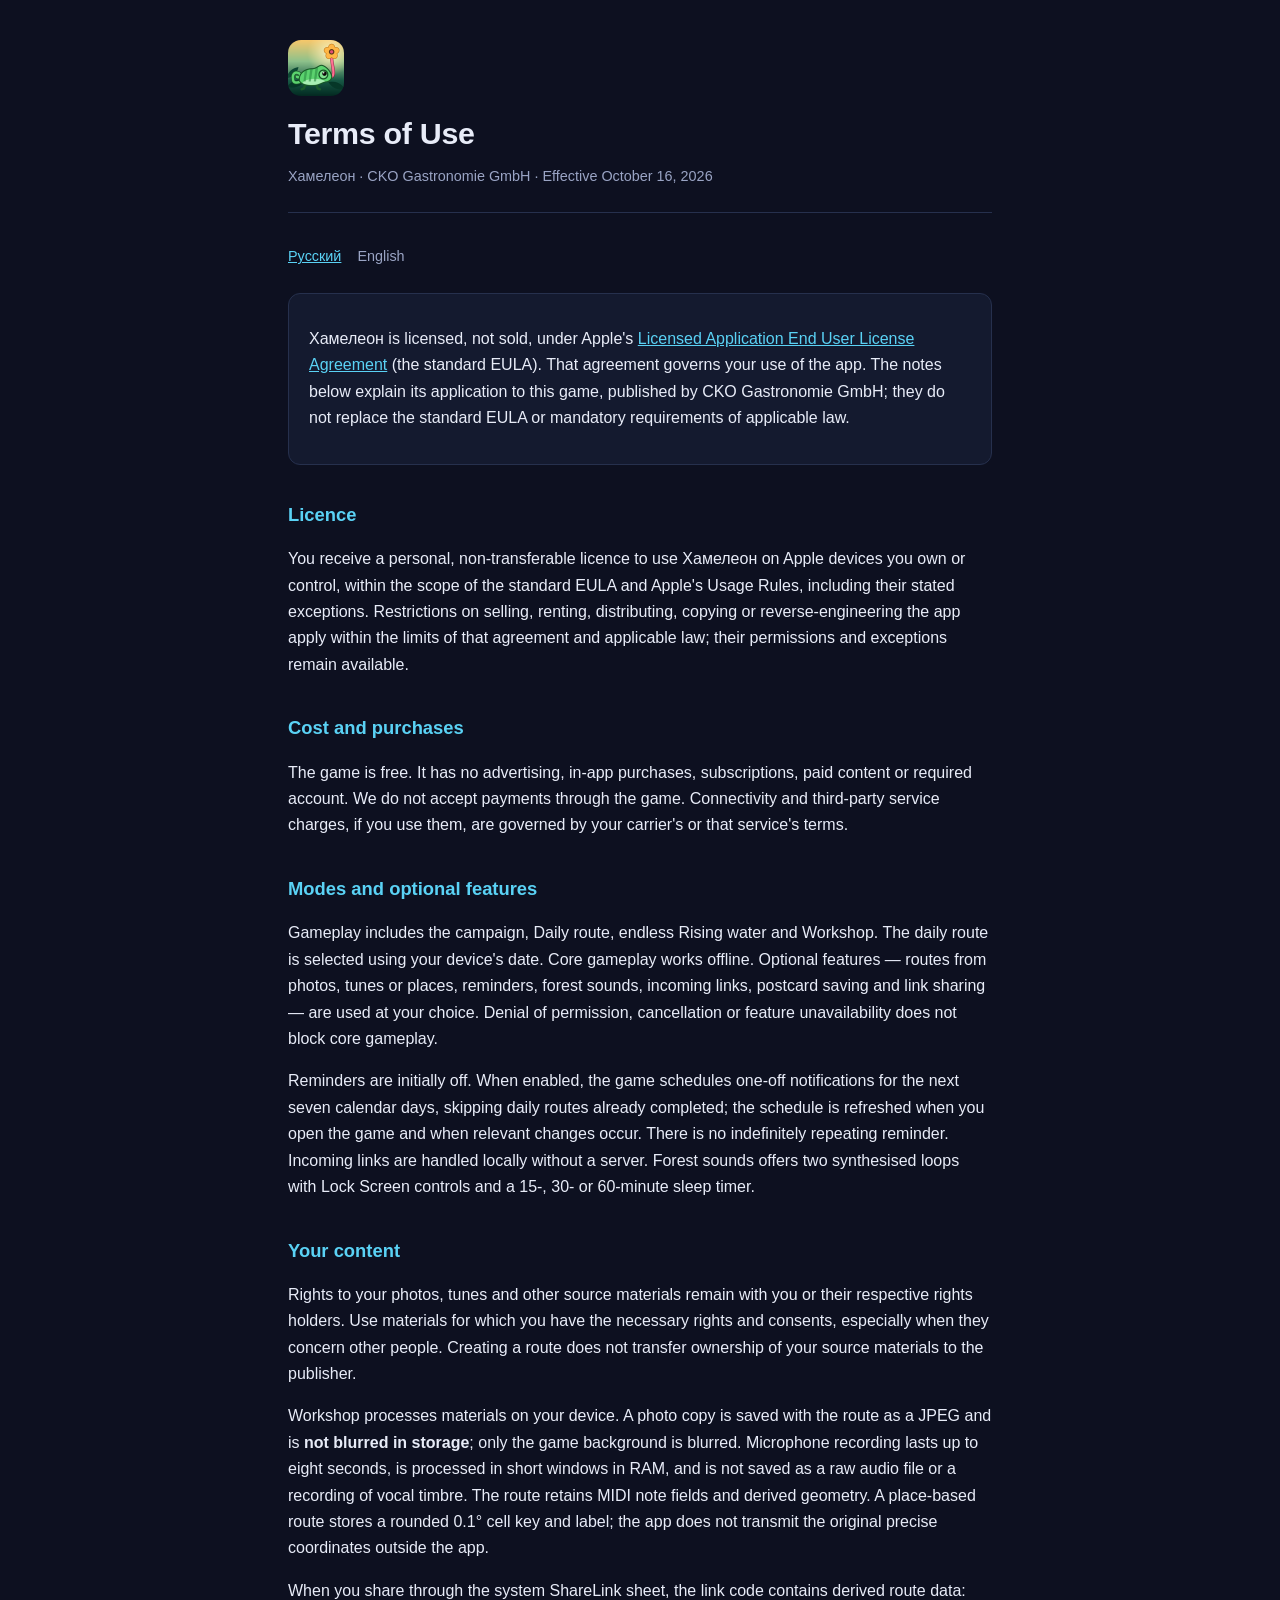
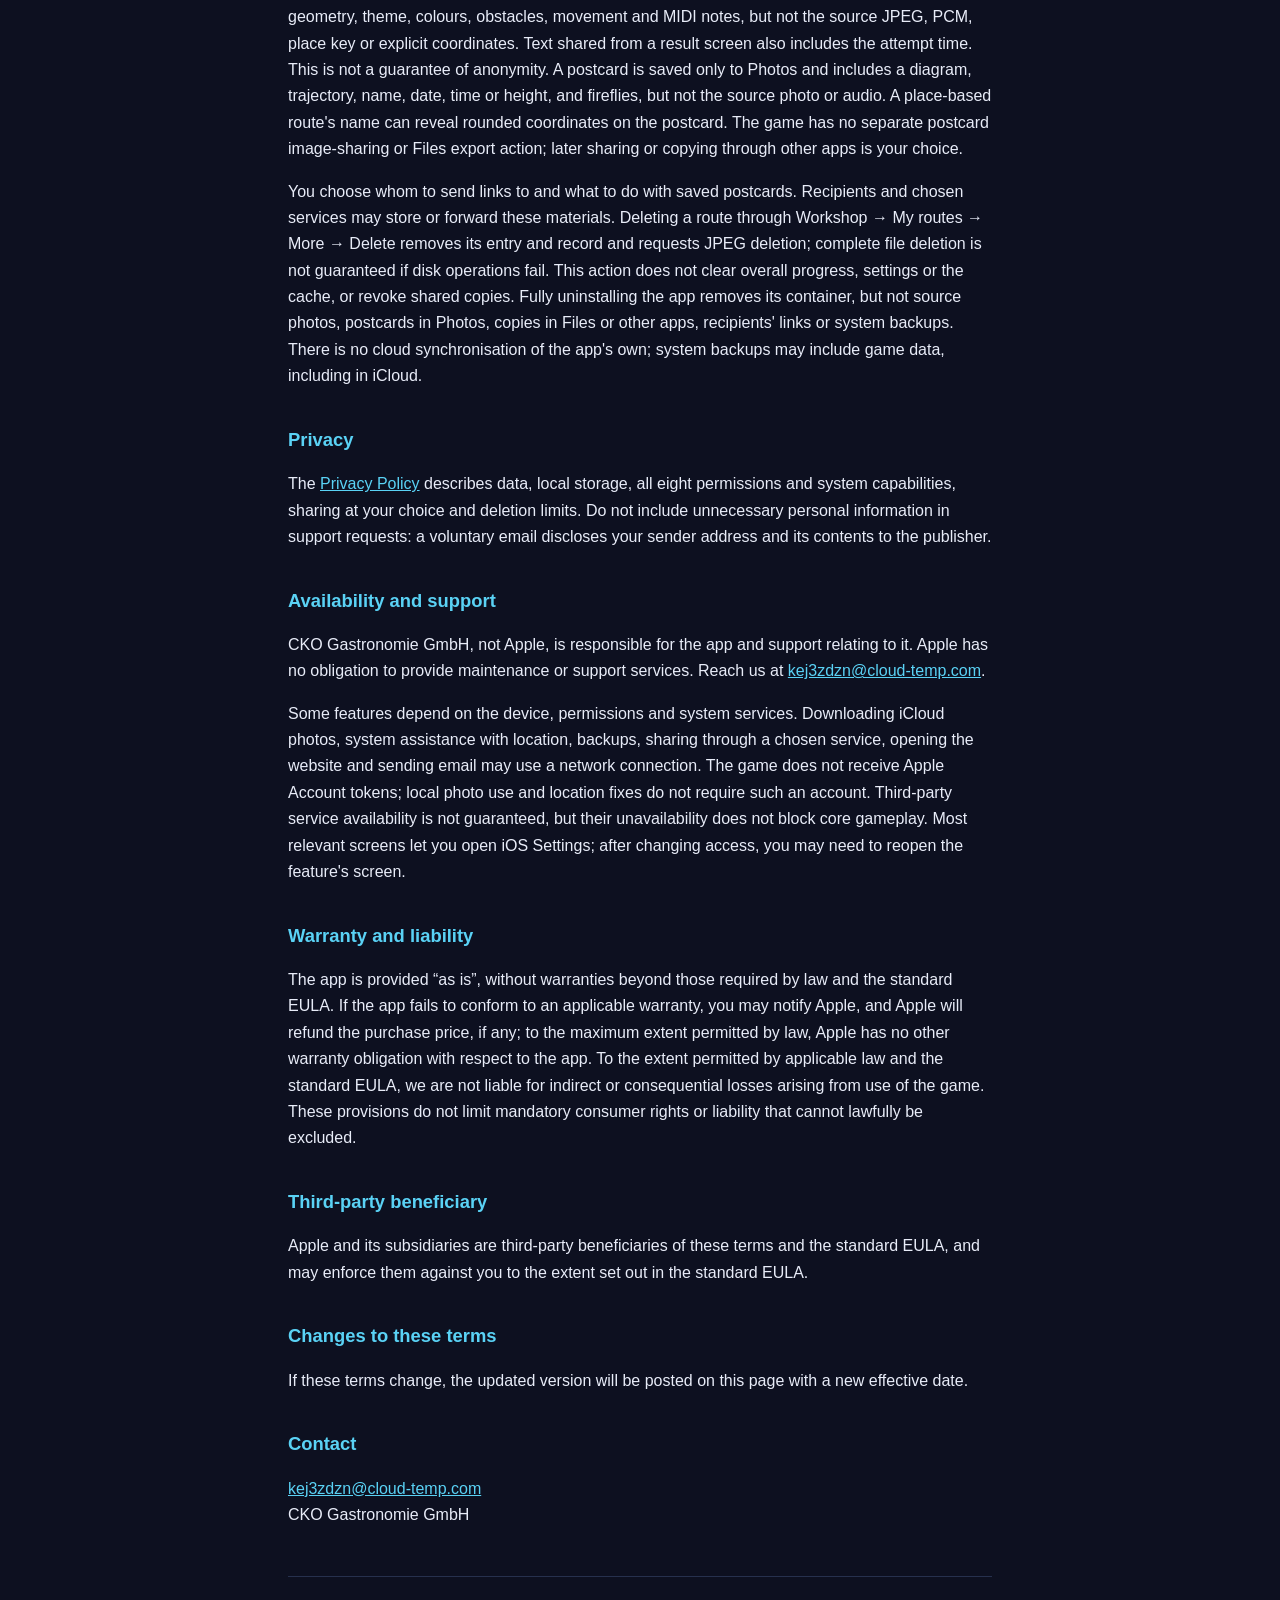
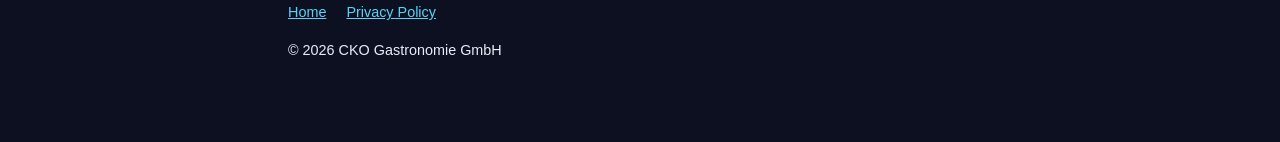
<file: terms-en.html>
<!doctype html>
<html lang="en">
<head>
<meta charset="utf-8">
<meta name="viewport" content="width=device-width, initial-scale=1">
<title>Хамелеон — Terms of Use</title>
<link rel="icon" type="image/png" sizes="32x32" href="favicon.png">
<link rel="apple-touch-icon" sizes="180x180" href="apple-touch-icon.png">
<link rel="stylesheet" href="style.css">
</head>
<body>
<main>
<header>
  <a class="brand-icon" href="index.html" aria-label="Хамелеон"><img src="app-icon.png" width="56" height="56" alt="Хамелеон"></a>
  <h1>Terms of Use</h1>
  <p class="meta">Хамелеон · CKO Gastronomie GmbH · Effective October 16, 2026</p>
</header>

<p class="langnav"><a href="terms.html" lang="ru" hreflang="ru">Русский</a><span class="current" lang="en">English</span></p>

<div class="card">
  <p>Хамелеон is licensed, not sold, under Apple's
  <a href="https://www.apple.com/legal/internet-services/itunes/dev/stdeula/">Licensed Application End User License Agreement</a>
  (the standard EULA). That agreement governs your use of the app. The notes below explain its
  application to this game, published by CKO Gastronomie GmbH; they do not replace the standard
  EULA or mandatory requirements of applicable law.</p>
</div>

<h2 id="licence">Licence</h2>
<p>You receive a personal, non-transferable licence to use Хамелеон on Apple devices you own or
control, within the scope of the standard EULA and Apple's Usage Rules, including their stated
exceptions. Restrictions on selling, renting, distributing, copying or reverse-engineering the
app apply within the limits of that agreement and applicable law; their permissions and
exceptions remain available.</p>

<h2 id="cost">Cost and purchases</h2>
<p>The game is free. It has no advertising, in-app purchases, subscriptions, paid content or
required account. We do not accept payments through the game. Connectivity and third-party
service charges, if you use them, are governed by your carrier's or that service's terms.</p>

<h2 id="features">Modes and optional features</h2>
<p>Gameplay includes the campaign, Daily route, endless Rising water and Workshop. The daily
route is selected using your device's date. Core gameplay works offline. Optional features —
routes from photos, tunes or places, reminders, forest sounds, incoming links, postcard saving
and link sharing — are used at your choice. Denial of permission, cancellation or feature
unavailability does not block core gameplay.</p>
<p>Reminders are initially off. When enabled, the game schedules one-off notifications for the
next seven calendar days, skipping daily routes already completed; the schedule is refreshed
when you open the game and when relevant changes occur. There is no indefinitely repeating
reminder. Incoming links are handled locally without a server. Forest sounds offers two
synthesised loops with Lock Screen controls and a 15-, 30- or 60-minute sleep timer.</p>

<h2 id="content">Your content</h2>
<p>Rights to your photos, tunes and other source materials remain with you or their respective
rights holders. Use materials for which you have the necessary rights and consents, especially
when they concern other people. Creating a route does not transfer ownership of your source
materials to the publisher.</p>
<p>Workshop processes materials on your device. A photo copy is saved with the route as a JPEG
and is <strong>not blurred in storage</strong>; only the game background is blurred. Microphone
recording lasts up to eight seconds, is processed in short windows in RAM, and is not saved as
a raw audio file or a recording of vocal timbre. The route retains MIDI note fields and derived
geometry. A place-based route stores a rounded 0.1° cell key and label; the app does not transmit
the original precise coordinates outside the app.</p>
<p>When you share through the system ShareLink sheet, the link code contains derived route data:
geometry, theme, colours, obstacles, movement and MIDI notes, but not the source JPEG, PCM,
place key or explicit coordinates. Text shared from a result screen also includes the attempt
time. This is not a guarantee of anonymity. A postcard is saved only to Photos and includes a
diagram, trajectory, name, date, time or height, and fireflies, but not the source photo or audio.
A place-based route's name can reveal rounded coordinates on the postcard. The game has no
separate postcard image-sharing or Files export action; later sharing or copying through other
apps is your choice.</p>
<p>You choose whom to send links to and what to do with saved postcards. Recipients and chosen
services may store or forward these materials. Deleting a route through Workshop → My routes →
More → Delete removes its entry and record and requests JPEG deletion; complete file deletion
is not guaranteed if disk operations fail. This action does not clear overall progress, settings
or the cache, or revoke shared copies. Fully uninstalling the app removes its container, but not
source photos, postcards in Photos, copies in Files or other apps, recipients' links or system
backups. There is no cloud synchronisation of the app's own; system backups may include game
data, including in iCloud.</p>

<h2 id="privacy">Privacy</h2>
<p>The <a href="privacy-en.html">Privacy Policy</a> describes data, local storage, all eight
permissions and system capabilities, sharing at your choice and deletion limits. Do not include
unnecessary personal information in support requests: a voluntary email discloses your sender
address and its contents to the publisher.</p>

<h2 id="support">Availability and support</h2>
<p>CKO Gastronomie GmbH, not Apple, is responsible for the app and support relating to it.
Apple has no obligation to provide maintenance or support services. Reach us at
<a href="mailto:kej3zdzn@cloud-temp.com">kej3zdzn@cloud-temp.com</a>.</p>
<p>Some features depend on the device, permissions and system services. Downloading iCloud
photos, system assistance with location, backups, sharing through a chosen service, opening
the website and sending email may use a network connection. The game does not receive Apple
Account tokens; local photo use and location fixes do not require such an account. Third-party
service availability is not guaranteed, but their unavailability does not block core gameplay.
Most relevant screens let you open iOS Settings; after changing access, you may need to reopen
the feature's screen.</p>

<h2 id="warranty">Warranty and liability</h2>
<p>The app is provided “as is”, without warranties beyond those required by law and the standard
EULA. If the app fails to conform to an applicable warranty, you may notify Apple, and Apple
will refund the purchase price, if any; to the maximum extent permitted by law, Apple has no
other warranty obligation with respect to the app. To the extent permitted by applicable law
and the standard EULA, we are not liable for indirect or consequential losses arising from use
of the game. These provisions do not limit mandatory consumer rights or liability that cannot
lawfully be excluded.</p>

<h2 id="beneficiary">Third-party beneficiary</h2>
<p>Apple and its subsidiaries are third-party beneficiaries of these terms and the standard
EULA, and may enforce them against you to the extent set out in the standard EULA.</p>

<h2 id="changes">Changes to these terms</h2>
<p>If these terms change, the updated version will be posted on this page with a new
effective date.</p>

<h2 id="contact">Contact</h2>
<p><a href="mailto:kej3zdzn@cloud-temp.com">kej3zdzn@cloud-temp.com</a><br>
CKO Gastronomie GmbH</p>

<footer>
  <nav><a href="index.html">Home</a><a href="privacy-en.html">Privacy Policy</a></nav>
  <p>© 2026 CKO Gastronomie GmbH</p>
</footer>
</main>
</body>
</html>
</file>
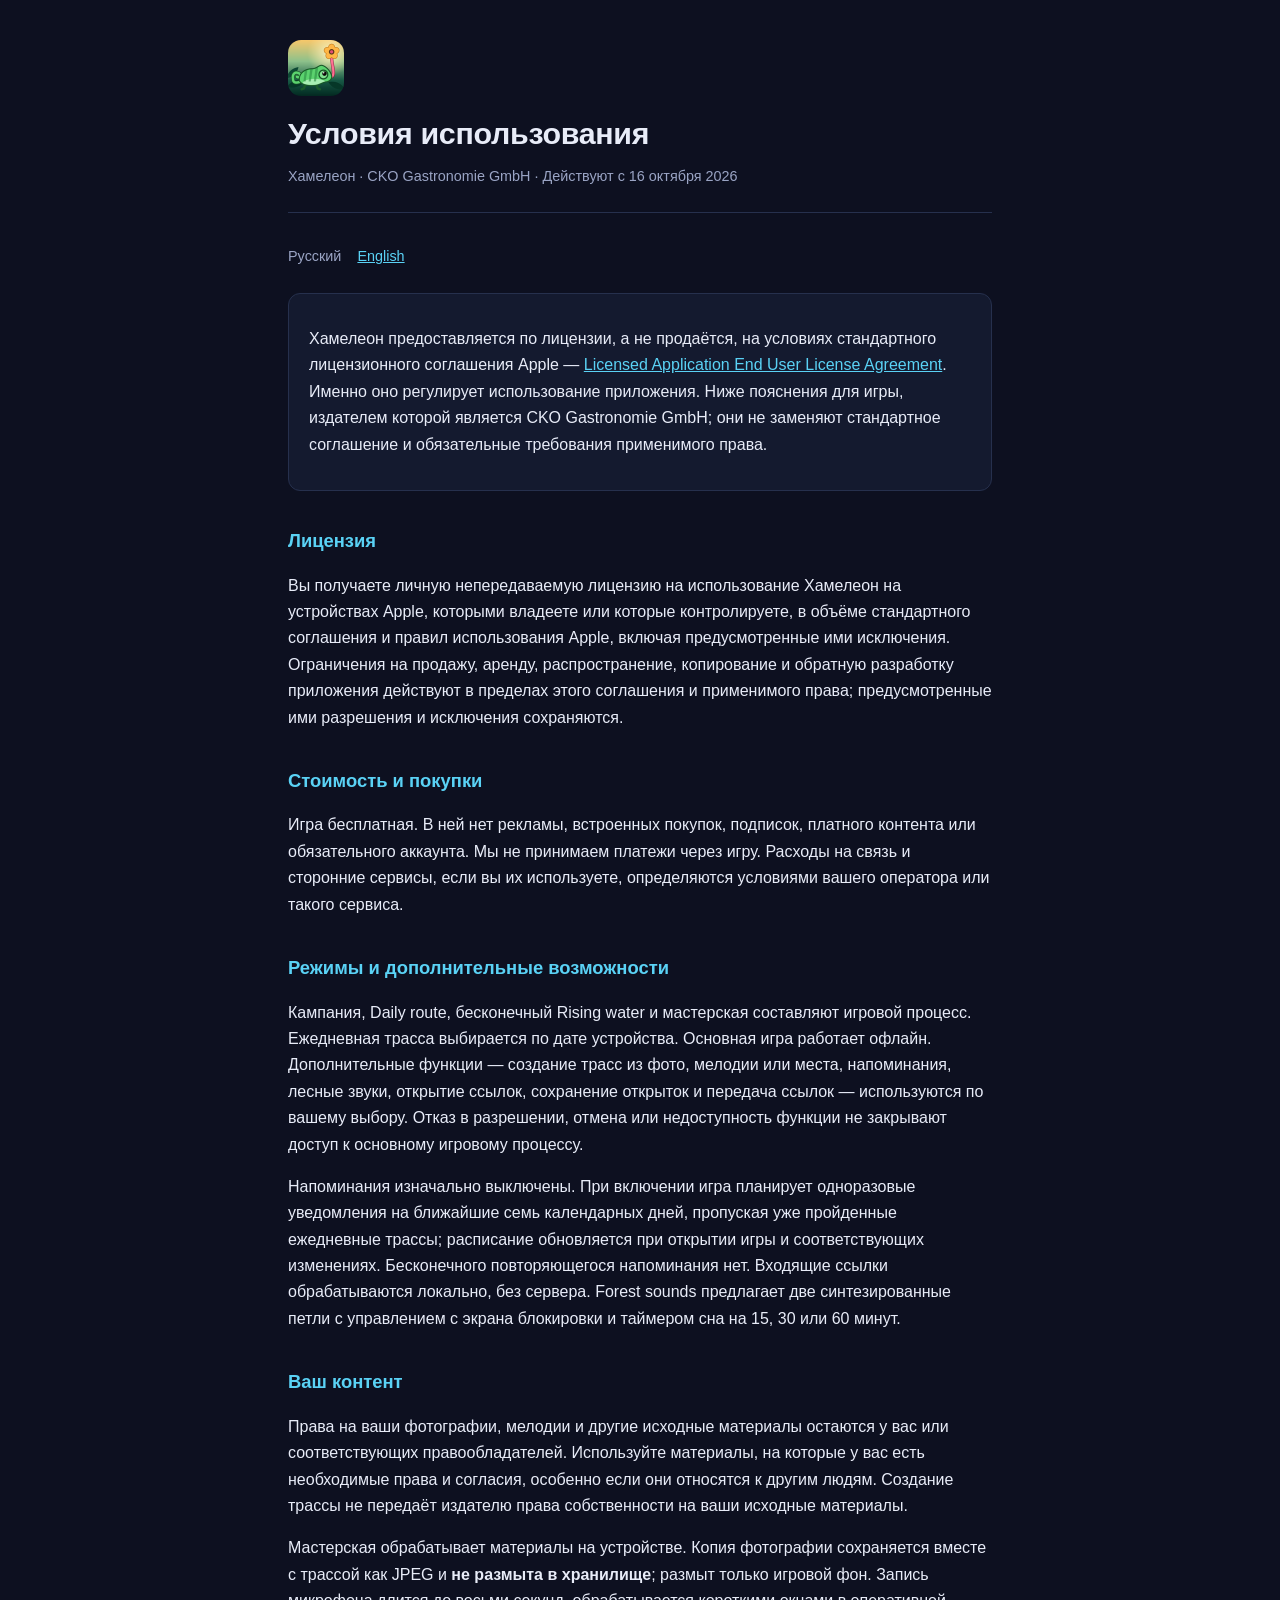
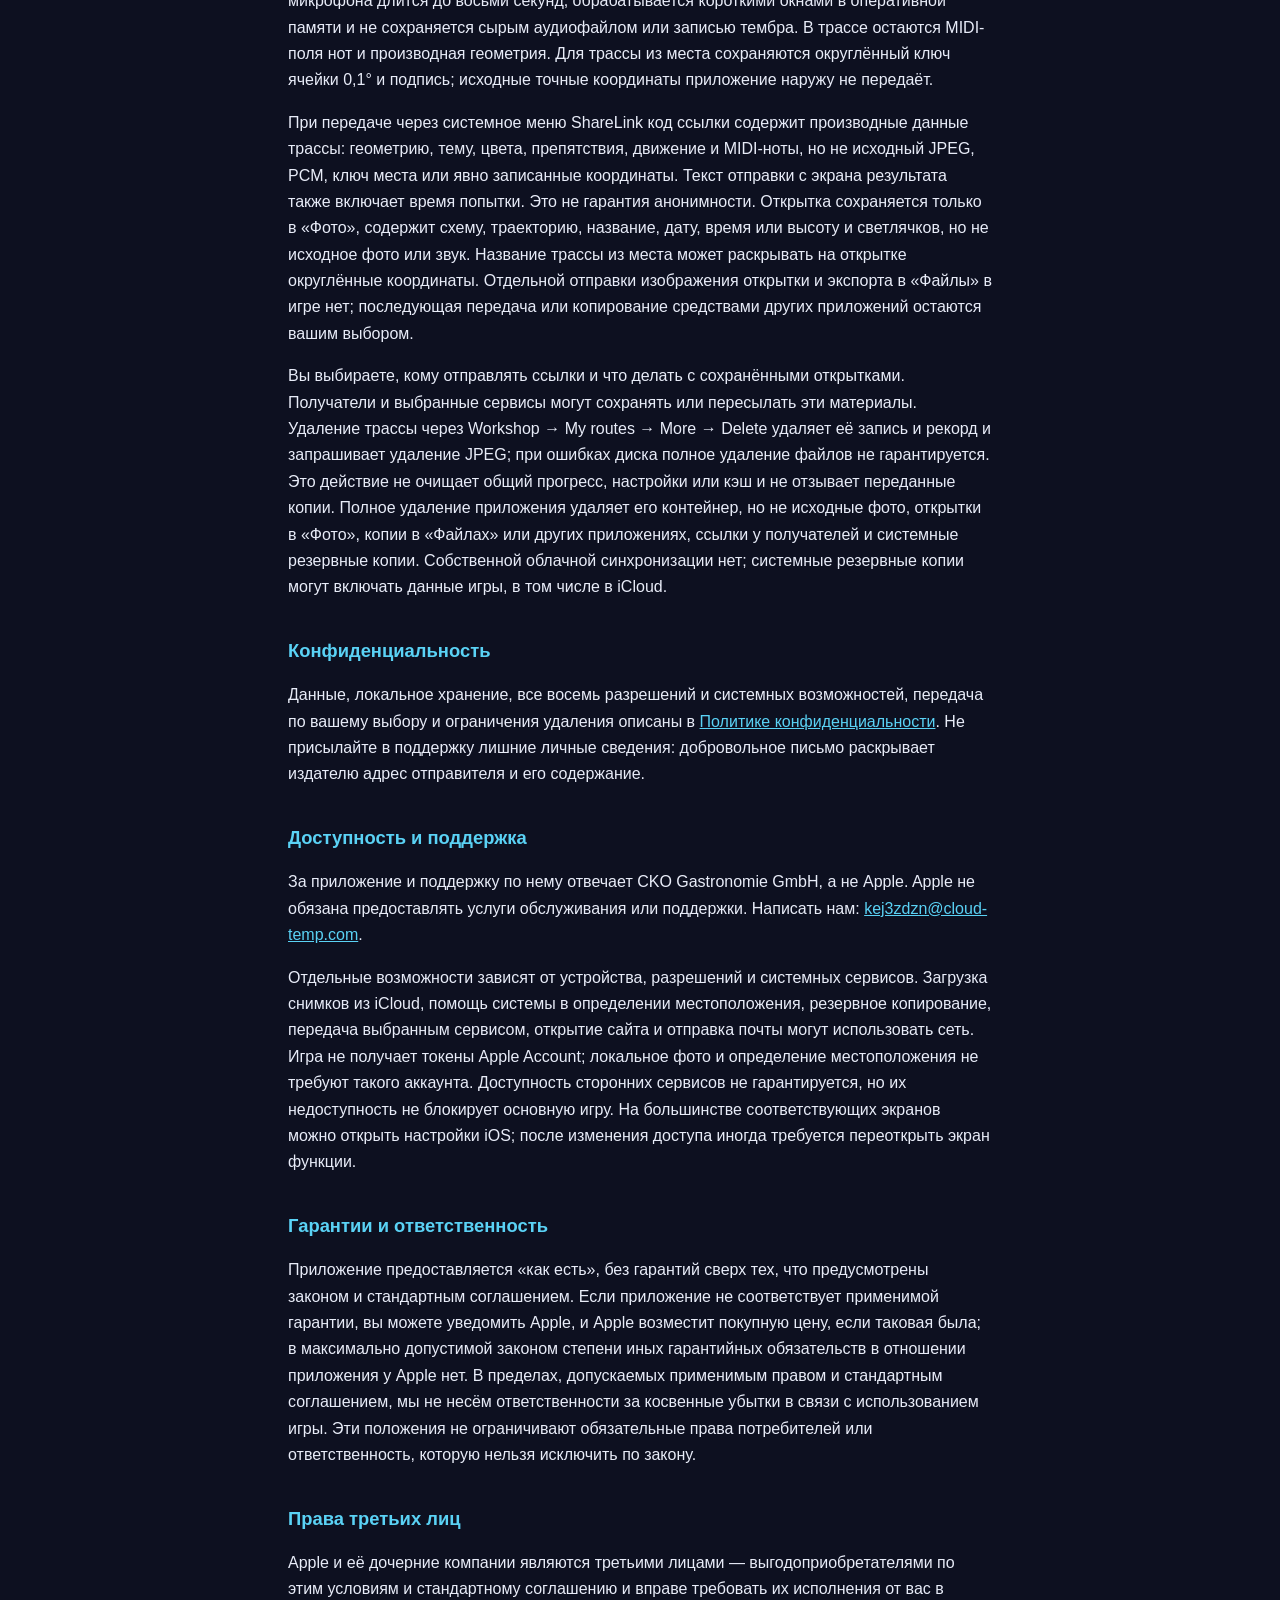
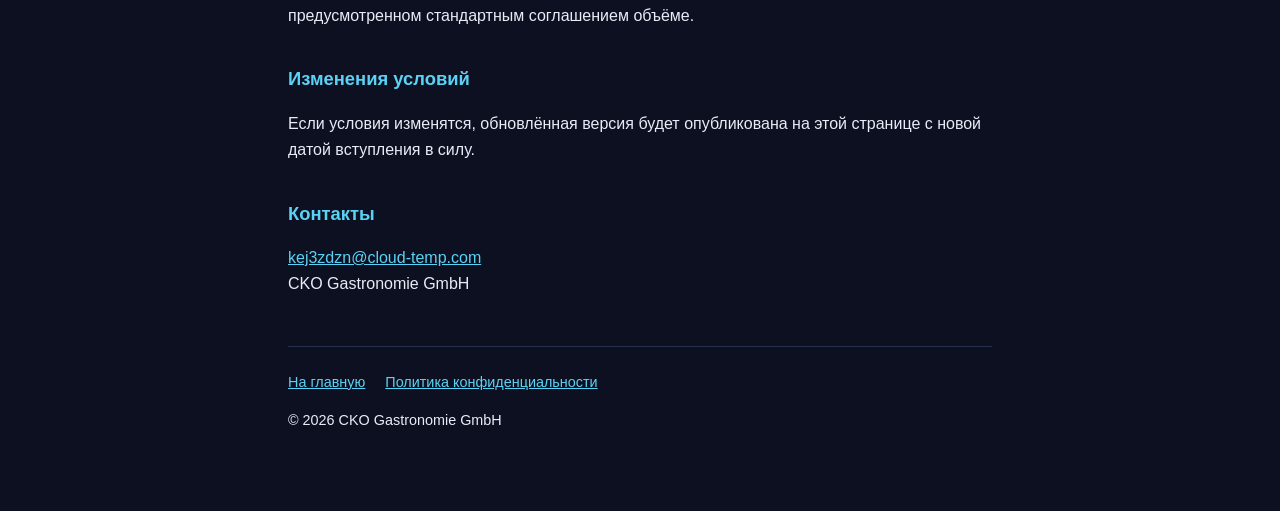
<file: terms.html>
<!doctype html>
<html lang="ru">
<head>
<meta charset="utf-8">
<meta name="viewport" content="width=device-width, initial-scale=1">
<title>Хамелеон — Условия использования</title>
<link rel="icon" type="image/png" sizes="32x32" href="favicon.png">
<link rel="apple-touch-icon" sizes="180x180" href="apple-touch-icon.png">
<link rel="stylesheet" href="style.css">
</head>
<body>
<main>
<header>
  <a class="brand-icon" href="index.html" aria-label="Хамелеон"><img src="app-icon.png" width="56" height="56" alt="Хамелеон"></a>
  <h1>Условия использования</h1>
  <p class="meta">Хамелеон · CKO Gastronomie GmbH · Действуют с 16 октября 2026</p>
</header>

<p class="langnav"><span class="current" lang="ru">Русский</span><a href="terms-en.html" lang="en" hreflang="en">English</a></p>

<div class="card">
  <p>Хамелеон предоставляется по лицензии, а не продаётся, на условиях стандартного
  лицензионного соглашения Apple —
  <a href="https://www.apple.com/legal/internet-services/itunes/dev/stdeula/" lang="en">Licensed Application End User License Agreement</a>.
  Именно оно регулирует использование приложения. Ниже пояснения для игры, издателем которой
  является CKO Gastronomie GmbH; они не заменяют стандартное соглашение и обязательные
  требования применимого права.</p>
</div>

<h2 id="licence">Лицензия</h2>
<p>Вы получаете личную непередаваемую лицензию на использование Хамелеон на устройствах Apple,
которыми владеете или которые контролируете, в объёме стандартного соглашения и правил
использования Apple, включая предусмотренные ими исключения. Ограничения на продажу, аренду,
распространение, копирование и обратную разработку приложения действуют в пределах этого
соглашения и применимого права; предусмотренные ими разрешения и исключения сохраняются.</p>

<h2 id="cost">Стоимость и покупки</h2>
<p>Игра бесплатная. В ней нет рекламы, встроенных покупок, подписок, платного контента или
обязательного аккаунта. Мы не принимаем платежи через игру. Расходы на связь и сторонние
сервисы, если вы их используете, определяются условиями вашего оператора или такого сервиса.</p>

<h2 id="features">Режимы и дополнительные возможности</h2>
<p>Кампания, Daily route, бесконечный Rising water и мастерская составляют игровой процесс.
Ежедневная трасса выбирается по дате устройства. Основная игра работает офлайн. Дополнительные
функции — создание трасс из фото, мелодии или места, напоминания, лесные звуки, открытие ссылок,
сохранение открыток и передача ссылок — используются по вашему выбору. Отказ в разрешении,
отмена или недоступность функции не закрывают доступ к основному игровому процессу.</p>
<p>Напоминания изначально выключены. При включении игра планирует одноразовые уведомления на
ближайшие семь календарных дней, пропуская уже пройденные ежедневные трассы; расписание
обновляется при открытии игры и соответствующих изменениях. Бесконечного повторяющегося
напоминания нет. Входящие ссылки обрабатываются локально, без сервера. Forest sounds предлагает
две синтезированные петли с управлением с экрана блокировки и таймером сна на 15, 30 или 60 минут.</p>

<h2 id="content">Ваш контент</h2>
<p>Права на ваши фотографии, мелодии и другие исходные материалы остаются у вас или
соответствующих правообладателей. Используйте материалы, на которые у вас есть необходимые
права и согласия, особенно если они относятся к другим людям. Создание трассы не передаёт
издателю права собственности на ваши исходные материалы.</p>
<p>Мастерская обрабатывает материалы на устройстве. Копия фотографии сохраняется вместе
с трассой как JPEG и <strong>не размыта в хранилище</strong>; размыт только игровой фон.
Запись микрофона длится до восьми секунд, обрабатывается короткими окнами в оперативной памяти
и не сохраняется сырым аудиофайлом или записью тембра. В трассе остаются MIDI-поля нот и
производная геометрия. Для трассы из места сохраняются округлённый ключ ячейки 0,1° и подпись;
исходные точные координаты приложение наружу не передаёт.</p>
<p>При передаче через системное меню ShareLink код ссылки содержит производные данные трассы:
геометрию, тему, цвета, препятствия, движение и MIDI-ноты, но не исходный JPEG, PCM, ключ места
или явно записанные координаты. Текст отправки с экрана результата также включает время
попытки. Это не гарантия анонимности. Открытка сохраняется только в «Фото», содержит схему,
траекторию, название, дату, время или высоту и светлячков, но не исходное фото или звук.
Название трассы из места может раскрывать на открытке округлённые координаты.
Отдельной отправки изображения открытки и экспорта в «Файлы» в игре нет; последующая передача
или копирование средствами других приложений остаются вашим выбором.</p>
<p>Вы выбираете, кому отправлять ссылки и что делать с сохранёнными открытками. Получатели
и выбранные сервисы могут сохранять или пересылать эти материалы. Удаление трассы через
Workshop → My routes → More → Delete удаляет её запись и рекорд и запрашивает удаление JPEG;
при ошибках диска полное удаление файлов не гарантируется. Это действие не очищает общий
прогресс, настройки или кэш и не отзывает переданные копии. Полное удаление приложения удаляет
его контейнер, но не исходные фото, открытки в «Фото», копии в «Файлах» или других приложениях,
ссылки у получателей и системные резервные копии. Собственной облачной синхронизации нет;
системные резервные копии могут включать данные игры, в том числе в iCloud.</p>

<h2 id="privacy">Конфиденциальность</h2>
<p>Данные, локальное хранение, все восемь разрешений и системных возможностей, передача по
вашему выбору и ограничения удаления описаны в
<a href="privacy.html">Политике конфиденциальности</a>. Не присылайте в поддержку лишние
личные сведения: добровольное письмо раскрывает издателю адрес отправителя и его содержание.</p>

<h2 id="support">Доступность и поддержка</h2>
<p>За приложение и поддержку по нему отвечает CKO Gastronomie GmbH, а не Apple. Apple
не обязана предоставлять услуги обслуживания или поддержки. Написать нам:
<a href="mailto:kej3zdzn@cloud-temp.com">kej3zdzn@cloud-temp.com</a>.</p>
<p>Отдельные возможности зависят от устройства, разрешений и системных сервисов. Загрузка
снимков из iCloud, помощь системы в определении местоположения, резервное копирование,
передача выбранным сервисом, открытие сайта и отправка почты могут использовать сеть.
Игра не получает токены Apple Account; локальное фото и определение местоположения не требуют
такого аккаунта. Доступность сторонних сервисов не гарантируется, но их недоступность
не блокирует основную игру. На большинстве соответствующих экранов можно открыть настройки
iOS; после изменения доступа иногда требуется переоткрыть экран функции.</p>

<h2 id="warranty">Гарантии и ответственность</h2>
<p>Приложение предоставляется «как есть», без гарантий сверх тех, что предусмотрены законом
и стандартным соглашением. Если приложение не соответствует применимой гарантии, вы можете
уведомить Apple, и Apple возместит покупную цену, если таковая была; в максимально допустимой
законом степени иных гарантийных обязательств в отношении приложения у Apple нет. В пределах,
допускаемых применимым правом и стандартным соглашением, мы не несём ответственности за
косвенные убытки в связи с использованием игры. Эти положения не ограничивают обязательные
права потребителей или ответственность, которую нельзя исключить по закону.</p>

<h2 id="beneficiary">Права третьих лиц</h2>
<p>Apple и её дочерние компании являются третьими лицами — выгодоприобретателями по этим
условиям и стандартному соглашению и вправе требовать их исполнения от вас в предусмотренном
стандартным соглашением объёме.</p>

<h2 id="changes">Изменения условий</h2>
<p>Если условия изменятся, обновлённая версия будет опубликована на этой странице с новой
датой вступления в силу.</p>

<h2 id="contact">Контакты</h2>
<p><a href="mailto:kej3zdzn@cloud-temp.com">kej3zdzn@cloud-temp.com</a><br>
CKO Gastronomie GmbH</p>

<footer>
  <nav><a href="index.html">На главную</a><a href="privacy.html">Политика конфиденциальности</a></nav>
  <p>© 2026 CKO Gastronomie GmbH</p>
</footer>
</main>
</body>
</html>
</file>
<file: style.css>
:root {
  --bg: #0d1020;
  --panel: #141a2f;
  --ink: #e8ecf8;
  --muted: #9aa4c4;
  --accent: #5ad2f5;
  --line: #26304d;
}
* { box-sizing: border-box; }
body {
  margin: 0;
  padding: 2.5rem 1.25rem 4rem;
  background: var(--bg);
  color: var(--ink);
  font: 16px/1.65 -apple-system, BlinkMacSystemFont, "Segoe UI", Roboto, sans-serif;
}
main { max-width: 44rem; margin: 0 auto; }
header { border-bottom: 1px solid var(--line); padding-bottom: 1.5rem; margin-bottom: 2rem; }
h1 { font-size: 1.9rem; margin: 0 0 .4rem; letter-spacing: -.01em; }
h2 { font-size: 1.15rem; margin: 2.2rem 0 .6rem; color: var(--accent); }
p, li { color: var(--ink); }
.meta { color: var(--muted); font-size: .9rem; margin: 0; }
ul { padding-left: 1.2rem; }
li { margin: .35rem 0; }
a { color: var(--accent); }
.card { background: var(--panel); border: 1px solid var(--line); border-radius: 12px; padding: 1rem 1.25rem; margin: 1.5rem 0; }
footer { margin-top: 3rem; padding-top: 1.5rem; border-top: 1px solid var(--line); color: var(--muted); font-size: .9rem; }
nav a { margin-right: 1.25rem; }
.langnav { margin: 0 0 1.5rem; font-size: .9rem; }
.langnav a { margin-right: 1rem; }
.langnav .current { color: var(--muted); margin-right: 1rem; }

.brand-icon { display: inline-block; margin-bottom: .75rem; line-height: 0; }
.brand-icon img { width: 56px; height: 56px; border-radius: 13px; }
</file>
